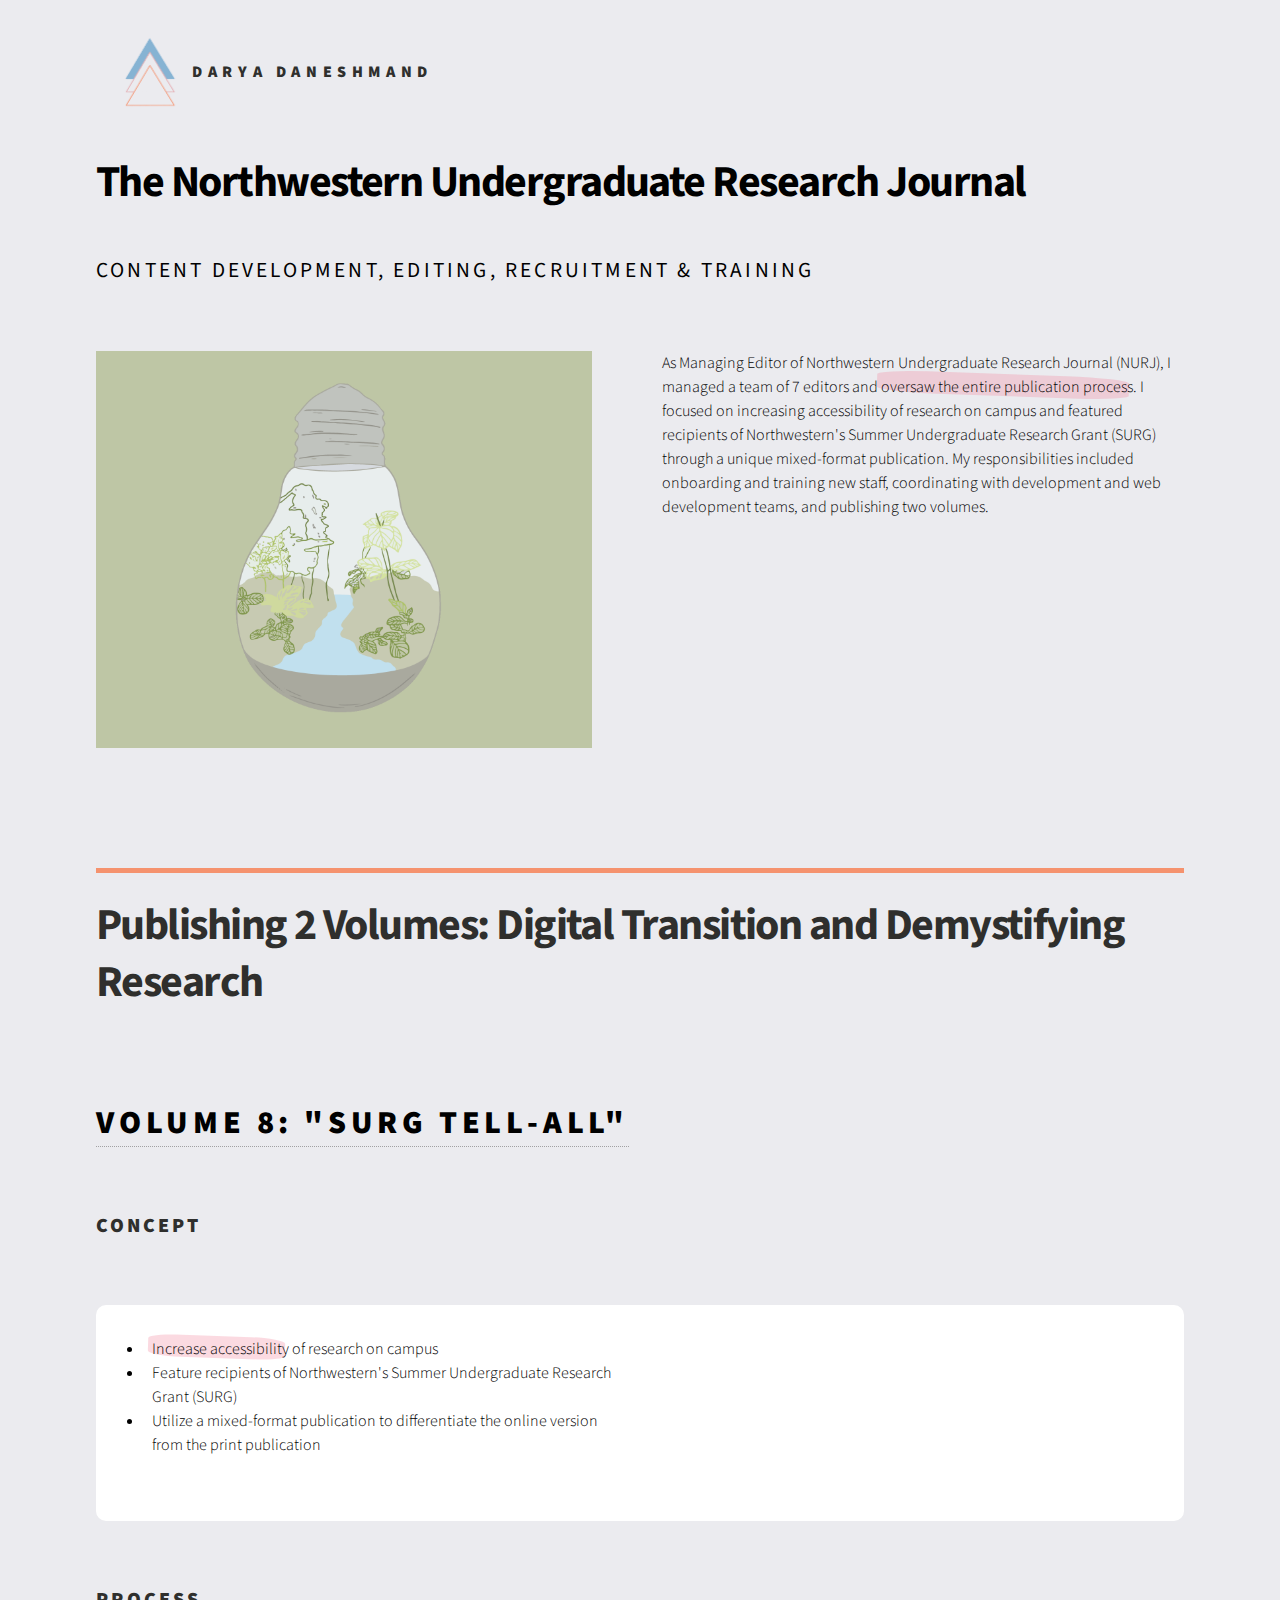
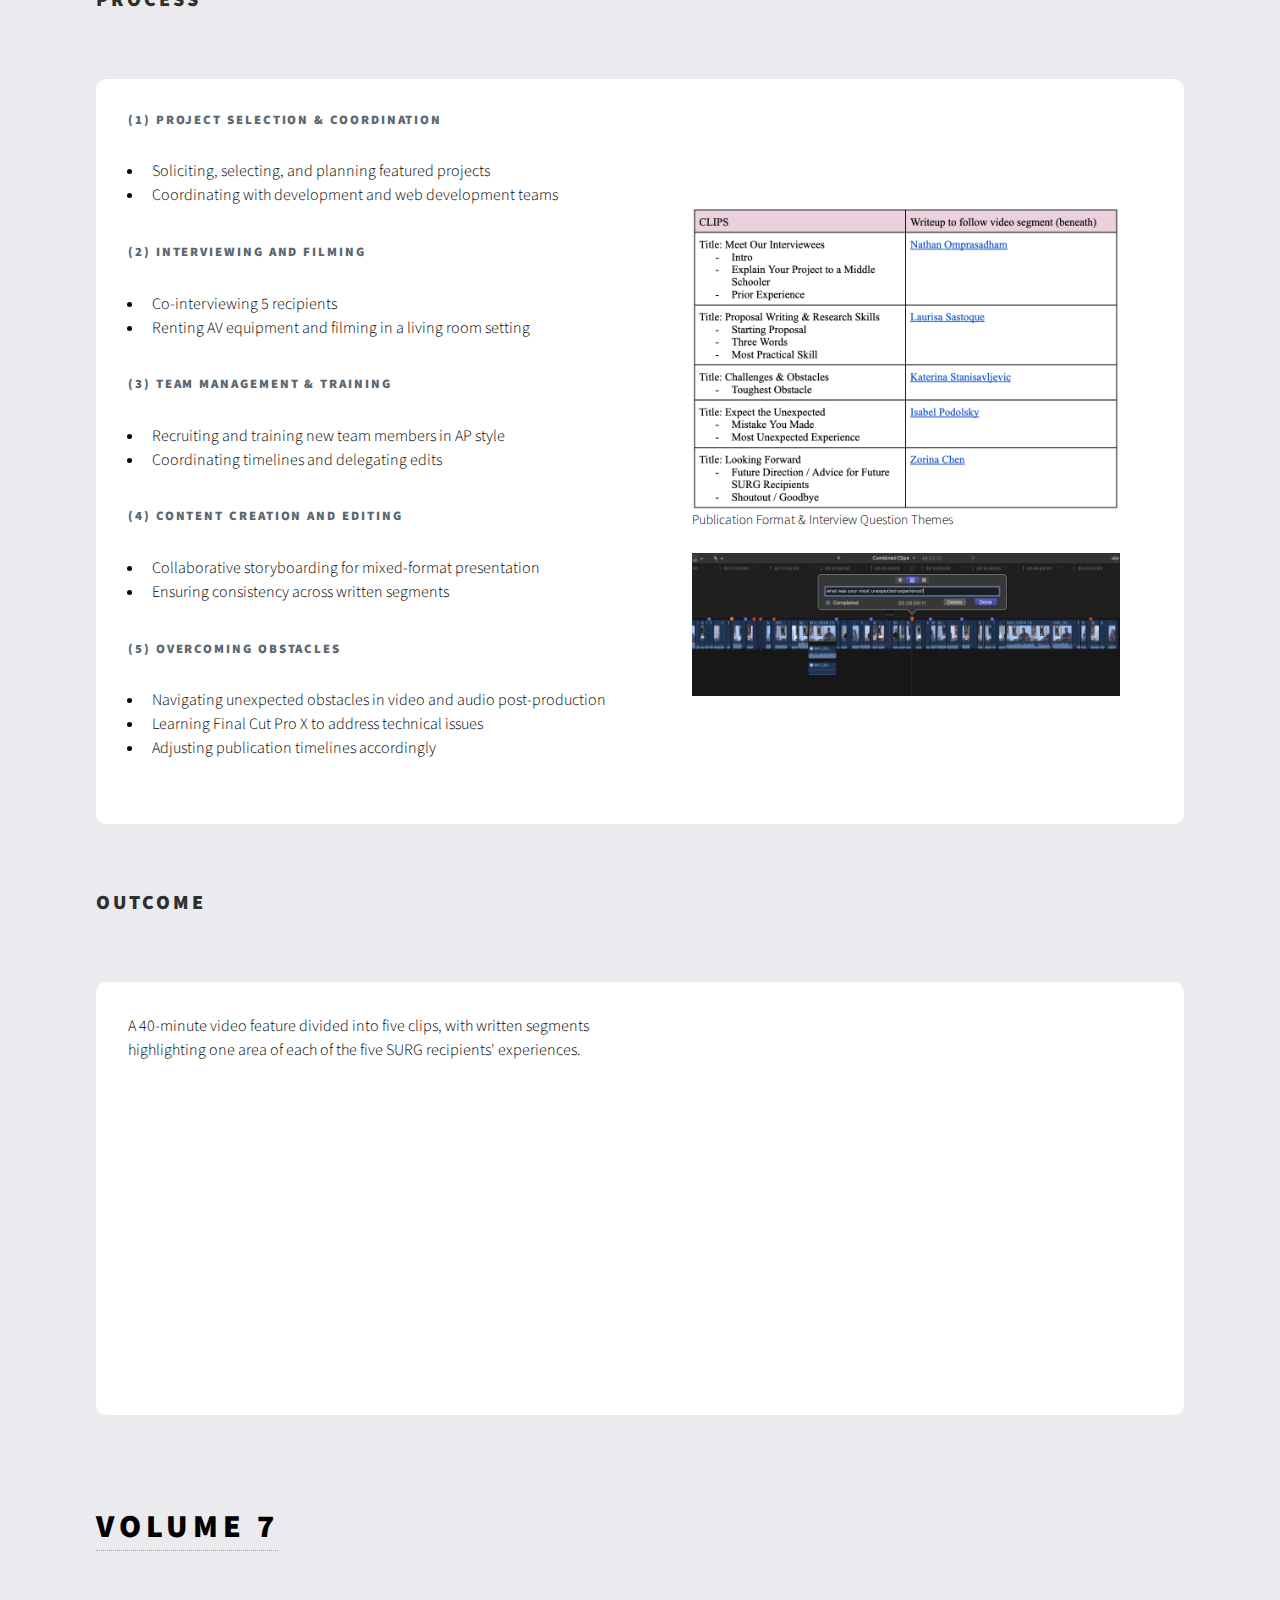
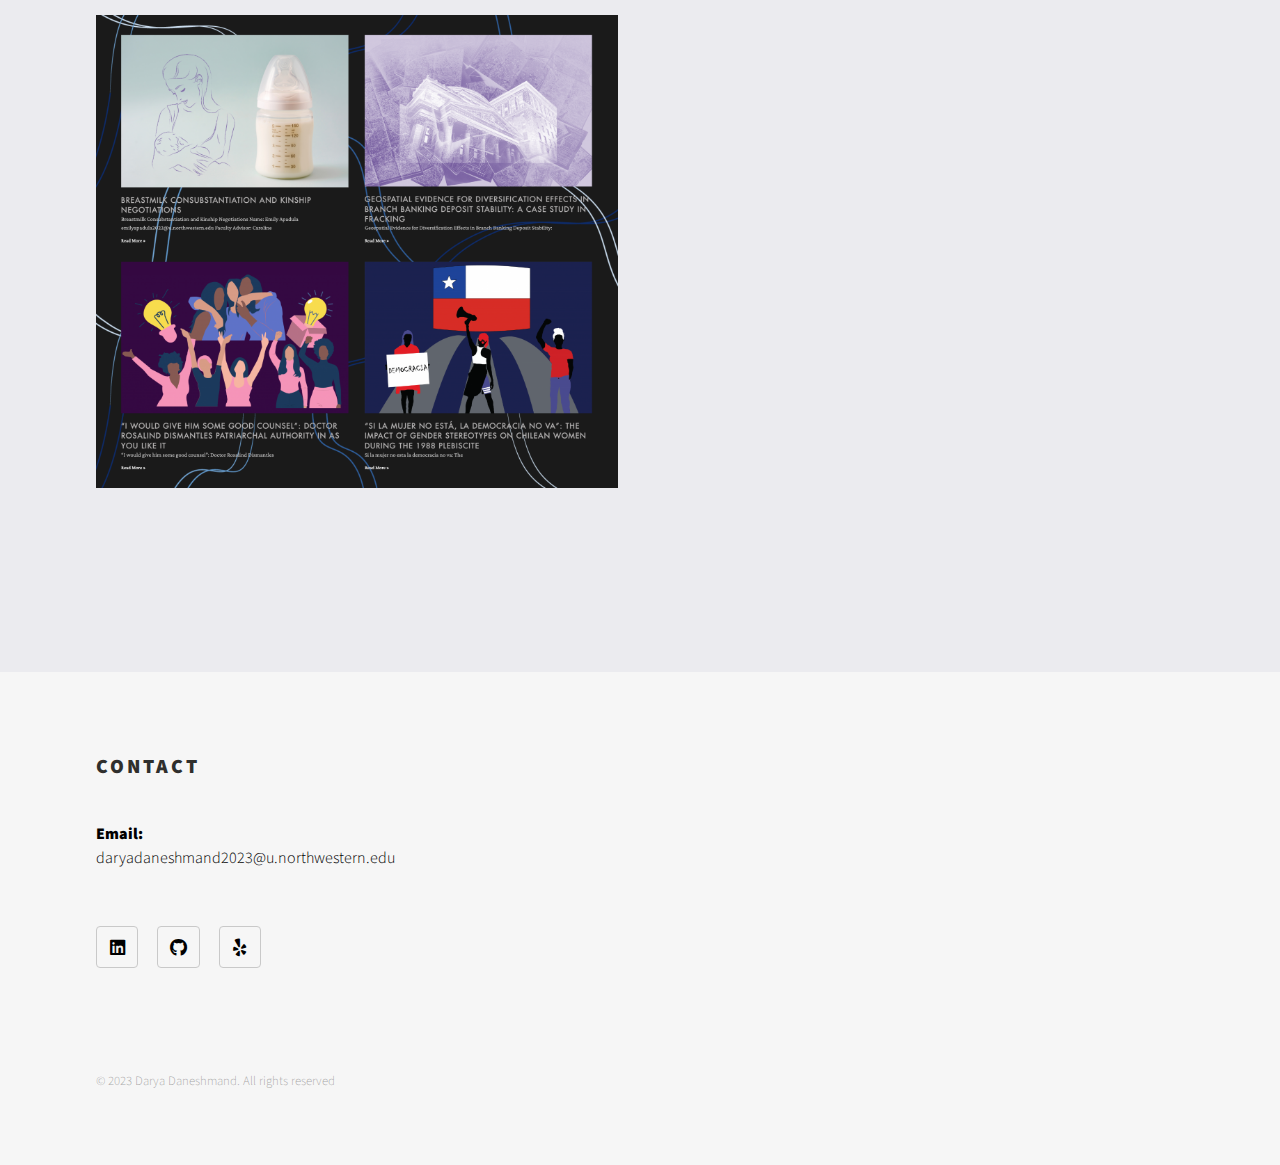
<file: nurj.html>
<!DOCTYPE HTML>
<!--
	Phantom by HTML5 UP
	html5up.net | @ajlkn
	Free for personal and commercial use under the CCA 3.0 license (html5up.net/license)
-->
<html lang="en">
	<head>
		<title>Generic - Phantom by HTML5 UP</title>
		<meta charset="utf-8" />
		<meta name="viewport" content="width=device-width, initial-scale=1" />
		<link rel="stylesheet" href="assets/css/main.css" />
		<noscript><link rel="stylesheet" href="assets/css/noscript.css" /></noscript>
	</head>
	<body class="is-preload">
		<!-- Wrapper -->
			<div id="wrapper">

				<!-- Header -->
					<header id="header">
						<div class="inner">

							<!-- Logo -->
								<a href="index.html" class="logo">
									<span class="symbol"><img src="images/logo.png" alt="logo" /></span><span class="title">Darya Daneshmand</span>
								</a>


						</div>
					</header>


				<!-- Main -->
					<div id="main">
						<div class="inner">
							<div>
								<h1>The Northwestern Undergraduate Research Journal</h1>
								<h3 class="concentrations">Content development, Editing, Recruitment & Training</h3>
							</div>
							
							<div id="bg2" class="bg">
								<div class="container">
									<section style="width:48%">
										<img id="nurj1" src="images/p2new-01.png" alt="NURJ light bulb illustration"/>
									</section> 
									<section style="width:48%">
										<p>
											As Managing Editor of Northwestern Undergraduate Research Journal (NURJ), I managed a team of 7 editors and <span class="highlight-container"><span class="highlight">oversaw the entire publication process</span></span>. I focused on increasing accessibility of research on campus and featured recipients of Northwestern's Summer Undergraduate Research Grant (SURG) through a unique mixed-format publication. My responsibilities included onboarding and training new staff, coordinating with development and web development teams, and publishing two volumes.
										</p>
										
									</section>
								</div>
								
							</div>


							<h1 class="sectiontitle">Publishing 2 Volumes: Digital Transition and Demystifying Research</h1>
							
							<!--Volume 8-->
														
							<h2><a href="https://thenurj.com/online-vol-8-surg-tell-all/">VOLUME 8: "SURG TELL-ALL"</a></h2>
							
							
							<div>
								<h3>Concept</h3>
								<div class="container-tile" style="width: 100%">
									<section style="width:48%">
										
										<ul>
											<li><span class="highlight-container"><span class="highlight">Increase accessibility</span></span> of research on campus</li>
											<li>Feature recipients of Northwestern's Summer Undergraduate Research Grant (SURG)</li>
											<li>Utilize a mixed-format publication to differentiate the online version from the print publication</li>
										</ul>
									</section>
									
								</div>
								<h3>Process</h3>
								<div style="width: 100%" class="container-tile">				
									<div class="container2-nomargin" style="width:48%">
										<h4>(1) Project selection & coordination</h4>
										<div>
											<section style="width: 100%">
												<ul>
													<li>Soliciting, selecting, and planning featured projects</li>
													<li>Coordinating with development and web development teams</li>
												</ul>
											</section>									
										</div>									
										<h4>(2) Interviewing and filming</h4>
										<div>
											<section style="width: 100%">
												<ul>
													<li>Co-interviewing 5 recipients</li>
													<li>Renting AV equipment and filming in a living room setting</li>
												</ul>
											</section>
										</div>										
										<h4>(3) Team management & training</h4>
										<div>
											<section style="width: 100%">
												<ul>
													<li>Recruiting and training new team members in AP style</li>
													<li>Coordinating timelines and delegating edits</li>
												</ul>
											</section>
										</div>
										<h4>(4) Content Creation and Editing</h4>										
										<div>
											<section style="width: 100%">
												<ul>
													<li>Collaborative storyboarding for mixed-format presentation</li>
													<li>Ensuring consistency across written segments</li>
												</ul>
										</div>
										<h4>(5) Overcoming obstacles</h4>
										<div>
										<section style="width: 100%">
											<ul>
												<li>Navigating unexpected obstacles in video and audio post-production</li>
												<li>Learning Final Cut Pro X to address technical issues</li>
												<li>Adjusting publication timelines accordingly</li>
											</ul>									
											</section>																		
										</div>	
									</div>
									<div style="width: 48%" class="container-tile2">
										<section style="width: 100%">
											<figure>
												<img style="width:100%" src="images/n_clip organization.png" alt="a six row table with two columns: (1) Clips and (2) Writeup to follow video segment ">
												<figcaption style="font-size: smaller">Publication Format & Interview Question Themes</figcaption>
											</figure>
										</section>
										<br>
										<section>
											<div>
												<img style="width: 100%" src="images/n1.jpg" alt="screenshot of editing process in Final Cut Pro X">
											</div>
										</section>
									
									</div>
									
									
								
									
									

								</div>

								
								<!--IMAGES-->
								

								<h3>Outcome</h3>
								<div style="width: 100%" class="container-tile">						
									<p style="width:48%">A 40-minute video feature divided into five clips, with written segments highlighting one area of each of the five SURG recipients' experiences. </p>
									<figure style="width:48%">
										<div style="padding:75% 0 0 0;position:relative;"><iframe src="https://player.vimeo.com/video/822389939?h=fed49fa5c3&amp;badge=0&amp;autopause=0&amp;player_id=0&amp;app_id=58479&autoplay=1&title=0&byline=0&portrait=0&muted=1" frameborder="0" allow="autoplay; fullscreen; picture-in-picture" allowfullscreen style="position:absolute;top:0;left:0;width:100%;height:100%;" title="n_SURGpreview"></iframe></div><script src="https://player.vimeo.com/api/player.js"></script>
									</figure>
								</div>
								  

								<!--
								<div>
								<iframe class="half2" id="eight" src="https://thenurj.com/online-vol-8-surg-tell-all/" title="Vol8"></iframe>
								</div>-->
							</div>

							<!--Volume 7-->
							<div>
								<br>
							<h2><a href="https://thenurj.com/online-vol-7/">VOLUME 7</a></h2>	
								<div class="container">	
									<section style="width:48%">
										<a href="https://thenurj.com/online-vol-7/"><img src="images/volume7.png" alt="screenshot of publication with four articles" style="width:100%"></a>
									</section>				
									
								</div>
								<div>
									<img>
								</div>
							</div>
							
						</div>
					</div>

				<!-- Footer -->
				<footer id="footer">
					<div class="inner">
						<section>
							<h3>Contact</h3>
							<p><b>Email:</b><br> daryadaneshmand2023@u.northwestern.edu</p><br>
							<ul class="icons">
								<li><a href="https://www.linkedin.com/in/darya-d/" class="icon brands style2 fa-linkedin"><span class="label">500px</span></a></li>									
								<li><a href="https://github.com/daryadaneshmand/" class="icon brands style2 fa-github"><span class="label">GitHub</span></a></li>
								<li><a href="https://www.yelp.com/user_details?userid=caKx2pVKEWwXAScDWda21Q&utm_source=ishare" class="icon brands style2 fa-yelp"><span class="label">500px</span></a></li>									

							</ul>
						</section>
						<ul class="copyright">
							<li>&copy; 2023 Darya Daneshmand. All rights reserved</li>
						</ul>
					</div>
				</footer>

			</div>

		<!-- Scripts -->
			<script src="assets/js/jquery.min.js"></script>
			<script src="assets/js/browser.min.js"></script>
			<script src="assets/js/breakpoints.min.js"></script>
			<script src="assets/js/util.js"></script>
			<script src="assets/js/main.js"></script>

	</body>
</html>
</file>
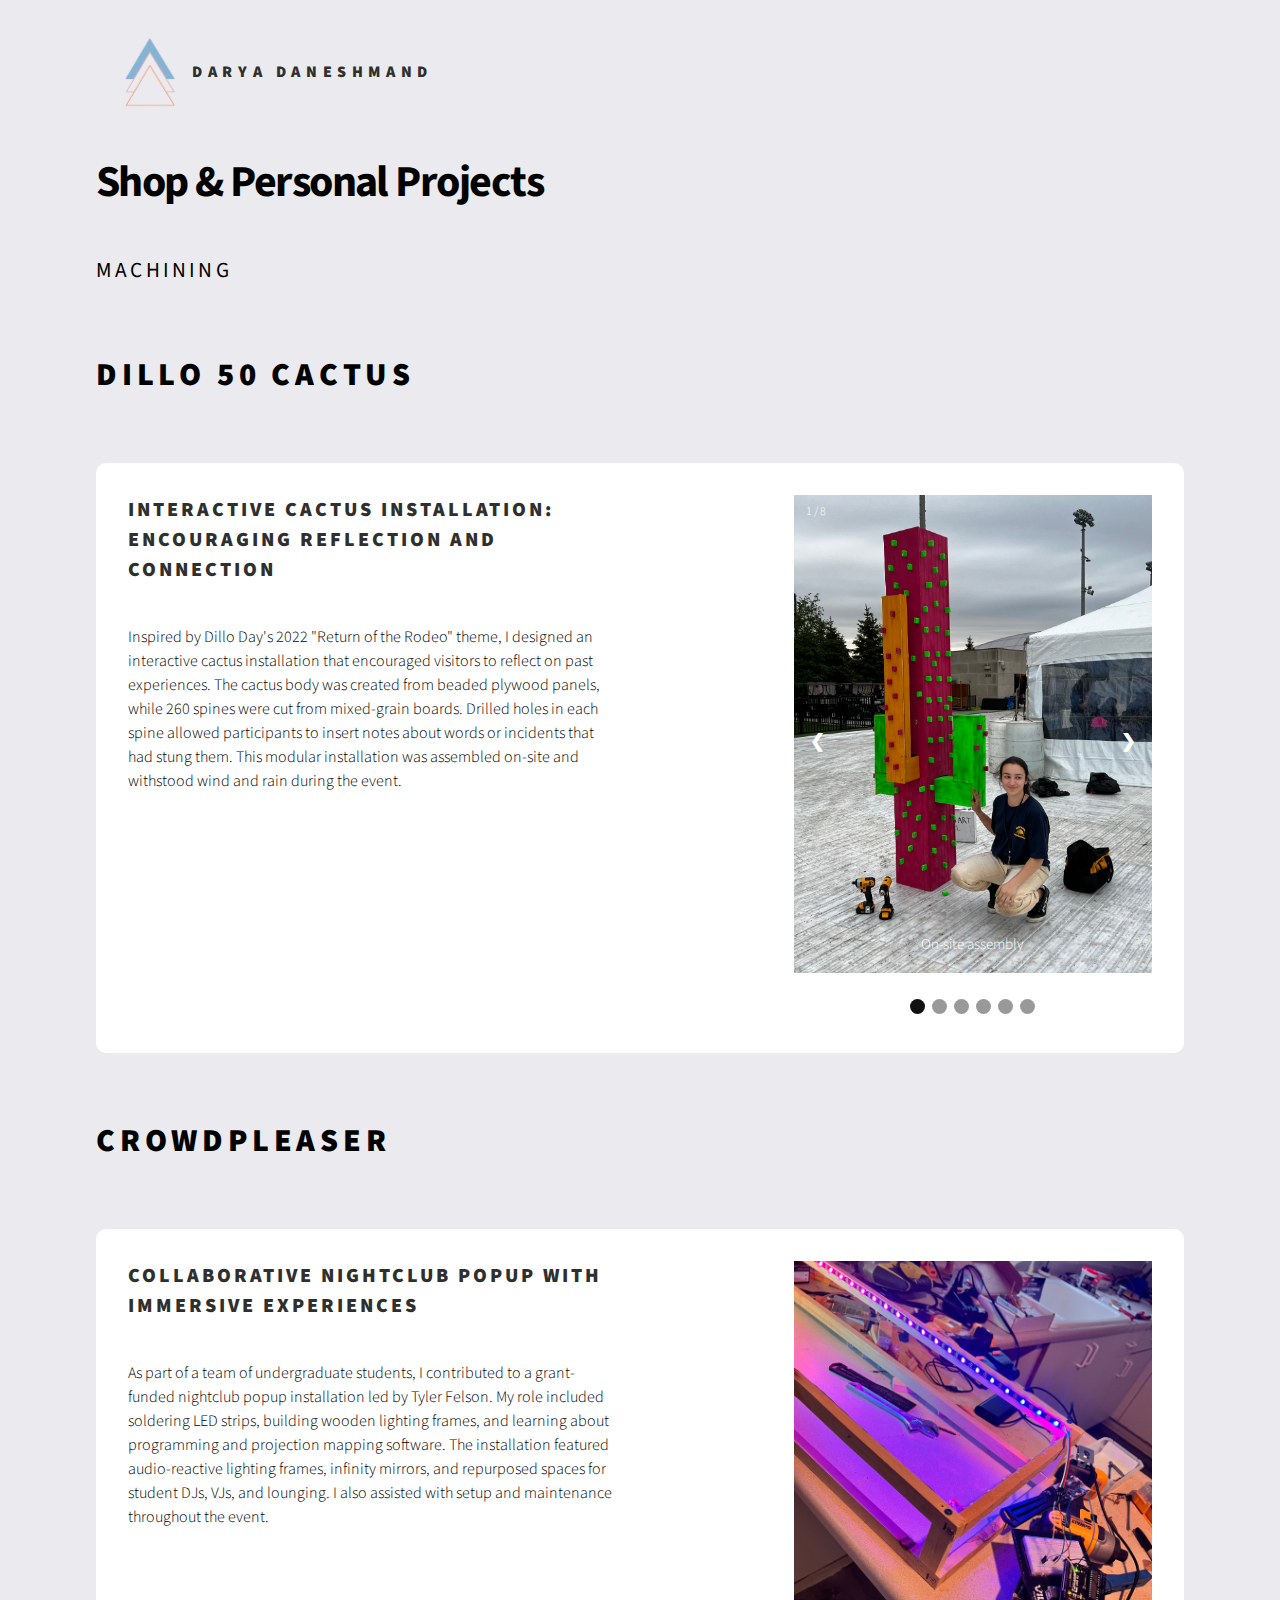
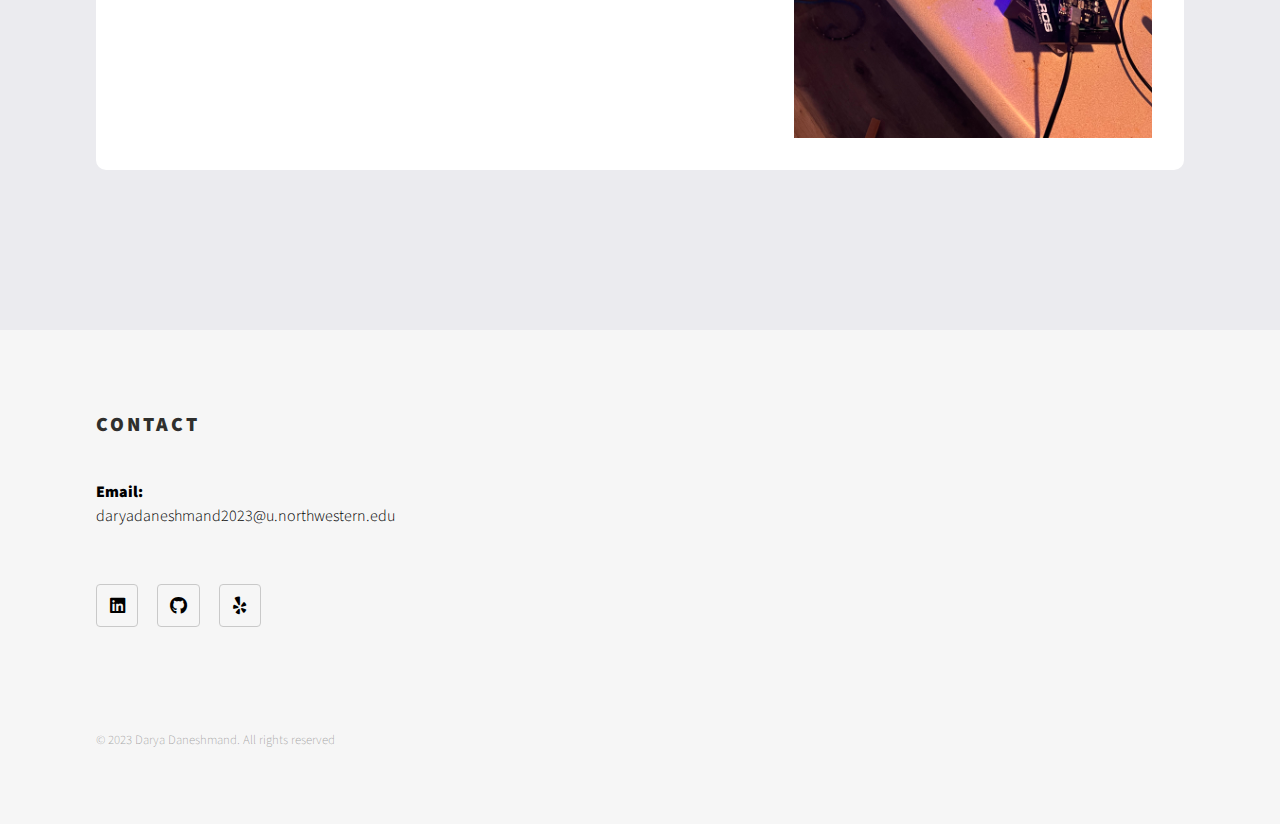
<file: ongoing.html>
<!DOCTYPE HTML>
<!--
	Darya Daneshmand
	html5up.net | @ajlkn
	Free for personal and commercial use under the CCA 3.0 license (html5up.net/license)
-->
<html lang="en">
	<head>
		<title>Darya Daneshmand</title>
		<meta charset="utf-8" />
		<meta name="viewport" content="width=device-width, initial-scale=1" />
		<link rel="stylesheet" href="assets/css/main.css" />
		<noscript><link rel="stylesheet" href="assets/css/noscript.css" /></noscript>
	</head>
	<body class="is-preload">
		<!-- Wrapper -->
			<div id="wrapper">

				<!-- Header -->
					<header id="header">
						<div class="inner">
							<!-- Logo -->
								<a href="index.html" class="logo">
									<span class="symbol"><img src="images/logo.png" alt="" /></span><span class="title">Darya Daneshmand</span>
								</a>
						</div>
					</header>


				<!-- Main -->
					<div id="main">
						<div class="inner">
							<div>
								<h1>Shop & Personal Projects</h1>
								<h3 class="concentrations" style="margin-bottom:3em;">Machining</h3>
							</div>
							

							<!--DILLO 50 CACTUS-->
							<div> <!--this is a div surrrounding all of the content from dillo through crowdpleaser-->
							<h2>DILLO 50 CACTUS</a></h2>
								<div class="container-tile">						
									<section style="width:48%">									
										
										<h3>Interactive Cactus Installation: Encouraging Reflection and Connection</h3>
										<p>
										Inspired by Dillo Day's 2022 "Return of the Rodeo" theme, I designed an interactive cactus installation that encouraged visitors to reflect on past experiences. The cactus body was created from beaded plywood panels, while 260 spines were cut from mixed-grain boards. Drilled holes in each spine allowed participants to insert notes about words or incidents that had stung them. This modular installation was assembled on-site and withstood wind and rain during the event.
										</p>
									</section>	
									<section style="width:35%">
										
										<figure>
											<div class="slideshow-container">
												<div class="mySlides fade">
												  <div class="numbertext">1 / 8</div>
												  <img src="images/cactus.jpg" style="width:100%" style="vertical-align:middle">
												  <div class="text">On-site assembly</div>
												</div>
												<div class="mySlides fade">
												  <div class="numbertext">2 / 8</div>
												  <img src="images/cactus_sketch.jpg" style="width:100%" style="vertical-align:middle">
												  <div class="text">Initial sketch</div>
												</div>
												<div class="mySlides fade">
													<div class="numbertext">3 / 8</div>
													<img src="images/cactus_bandsaw.jpg" style="width:100%" style="vertical-align:middle">
													<div class="text">Spines cut on the vertical band saw before being sanded and drilled.</div>
												</div>
												<div class="mySlides fade">
													<div class="numbertext">4 / 8</div>
													<img src="images/cactus_wood.jpg" style="width:100%" style="vertical-align:middle">
													<div class="text">Arms were fitted to their jigsawed inserts & heavier planks were placed directly beneath inserts for healthier weight distribution to
														allow placement of insertion points near the sculpture's center of gravity.
													</div>
												</div>
												<div class="mySlides fade">
													<div class="numbertext">5 / 8</div>
													<img src="images/cactus_wood2.jpg" style="width:100%" style="vertical-align:middle">
													<div class="text"></div>
												  </div>
												<div class="mySlides fade">
													<div class="numbertext">6 / 8</div>
													<img src="images/cactus_spray.jpg" style="width:100%" style="vertical-align:middle">
													<div class="text">Spray paint was applied in theme colors, with fluorescent coating placed on spines for nighttime visibility.</div>
												</div>
												<div class="mySlides fade">
													<div class="numbertext">7 / 8</div>
													<img src="images/cactus_assembly.jpg" style="width:100%" style="vertical-align:middle">
													<div class="text">Spines were applied using hot glue, as wood glue proved impractical.</div>
												</div>
												<div class="mySlides fade">
													<div class="numbertext">8 / 8</div>
													<img src="images/cactus_night.JPG" style="width:100%" style="vertical-align:middle">
													<div class="text">Spines fluoresce at night</div>
												  </div>

												<span class="prev" onclick="plusSlides(-1)">&#10094;</span>
												<span class="next" onclick="plusSlides(1)">&#10095;</span>
												<!--

												<a class="prev" onclick="plusSlides(-1)">&#10094;</a>
												<a class="next" onclick="plusSlides(1)">&#10095;</a>
												-->
											  </div>

											  <br>
											<div style="text-align:center">
												<span class="dot" onclick="currentSlide(1)"></span>
												<span class="dot" onclick="currentSlide(2)"></span>
												<span class="dot" onclick="currentSlide(3)"></span>
												<span class="dot" onclick="currentSlide(4)"></span>
												<span class="dot" onclick="currentSlide(5)"></span>
												<span class="dot" onclick="currentSlide(6)"></span>
											</div>
										</figure>
										
										
									</section>
								</div>
						
							<!--CROWDPLEASER-->
							
							<h2>CROWDPLEASER</a></h2>
								<div class="container-tile">
									<section style="width:48%">
										<h3>Collaborative Nightclub Popup with Immersive Experiences
										</h3>
										<p>
											As part of a team of undergraduate students, I contributed to a grant-funded nightclub popup installation led by Tyler Felson. My role included soldering LED strips, building wooden lighting frames, and learning about programming and projection mapping software. The installation featured audio-reactive lighting frames, infinity mirrors, and repurposed spaces for student DJs, VJs, and lounging. I also assisted with setup and maintenance throughout the event.
										</p>
									</section>
									<section style="width:35%">
										<figure>
											<div>
												<img src="images/crowd.jpg" style="width:100%">
											</div>

										</figure>
										<!--
										<figure>
											<div class="slideshow-container">
												<div class="mySlides fade">
													<div class="numbertext">7 / 10</div>
													<img src="images/crowd.jpg" style="width:100%" style="vertical-align:middle">
													<div class="text"></div>
												</div>
												<div class="mySlides fade">
													<div class="numbertext">8 / 10</div>
													<img src="images/crowd2.jpg" style="width:100%" style="vertical-align:middle">
													<div class="text"></div>
												</div>
												<div class="mySlides fade">
													<div class="numbertext">9 / 10</div>
													<img src="images/crowd4.jpg" style="width:100%" style="vertical-align:middle">
													<div class="text"></div>
												</div>
												<div class="mySlides fade">
													<div class="numbertext">10 / 10</div>
													<video src="images/crowd3.mp4" type="video/mp4" style="width:100%" style="vertical-align:middle" autoplay loop muted>
													<div class="text"></div>
												  </div>
												<a class="prev" onclick="plusSlides(-1)">&#10094;</a>
												<a class="next" onclick="plusSlides(1)">&#10095;</a>
											  </div>

											  <br>
											<div style="text-align:center">
												<span class="dot" onclick="currentSlide(7)"></span>
												<span class="dot" onclick="currentSlide(8)"></span>
												<span class="dot" onclick="currentSlide(9)"></span>
												<span class="dot" onclick="currentSlide(10)"></span>
											
											</div>
										</figure>
										-->
									</section>
								</div>
							</div> <!--end of the dillo + crowdpleaser content div-->

								  	  

						</div>
									
								
						
						
				

					</div>
					

				


				<!-- Footer -->
				<footer id="footer">
					<div class="inner">
						<section>
							<h3>Contact</h3>
							<p><b>Email:</b><br> daryadaneshmand2023@u.northwestern.edu</p><br>
							<ul class="icons">
								<li><a href="https://www.linkedin.com/in/darya-d/" class="icon brands style2 fa-linkedin"><span class="label">500px</span></a></li>									
								<li><a href="https://github.com/daryadaneshmand/" class="icon brands style2 fa-github"><span class="label">GitHub</span></a></li>
								<li><a href="https://www.yelp.com/user_details?userid=caKx2pVKEWwXAScDWda21Q&utm_source=ishare" class="icon brands style2 fa-yelp"><span class="label">500px</span></a></li>									

							</ul>
						</section>
						<ul class="copyright">
							<li>&copy; 2023 Darya Daneshmand. All rights reserved</li>
						</ul>
					</div>
				</footer>

			</div>
		

		<!-- Scripts -->
			<script src="assets/js/jquery.min.js"></script>
			<script src="assets/js/browser.min.js"></script>
			<script src="assets/js/breakpoints.min.js"></script>
			<script src="assets/js/util.js"></script>
			<script src="assets/js/main.js"></script>

	</body>
</html>
</file>
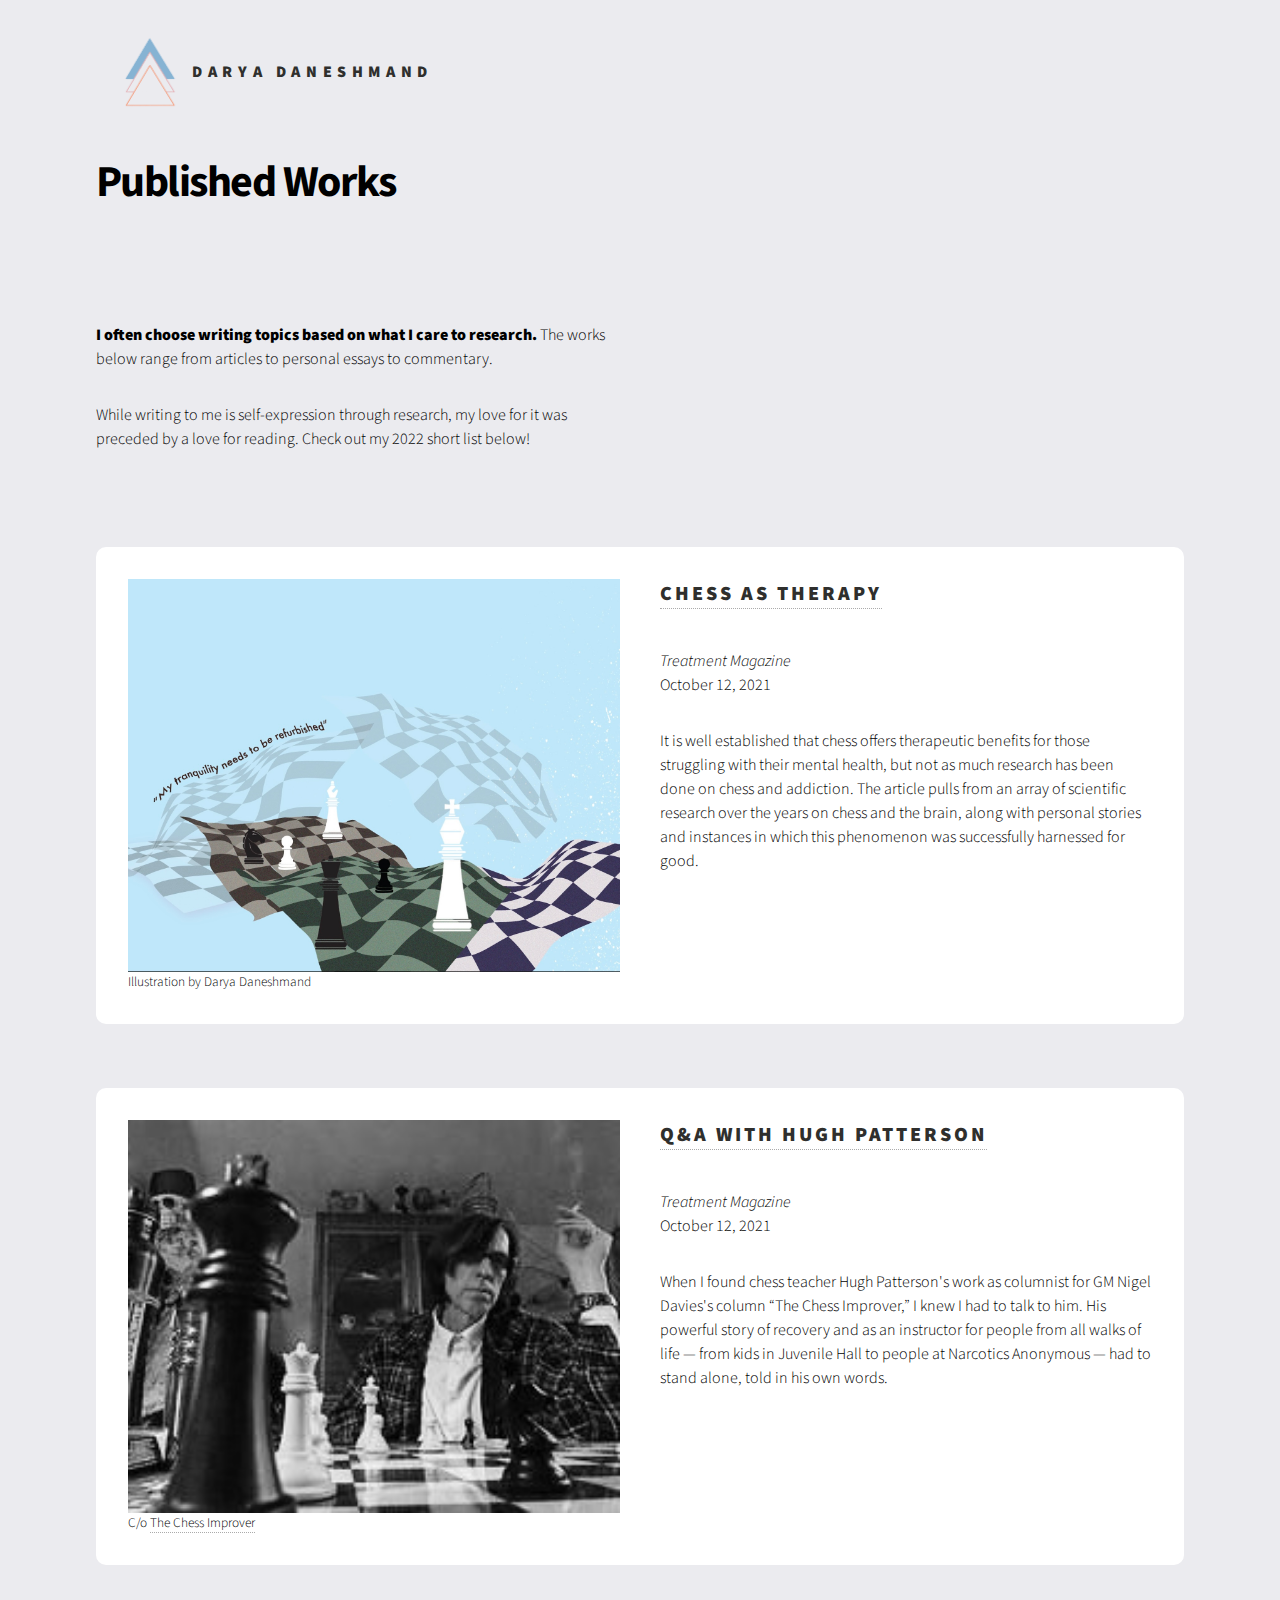
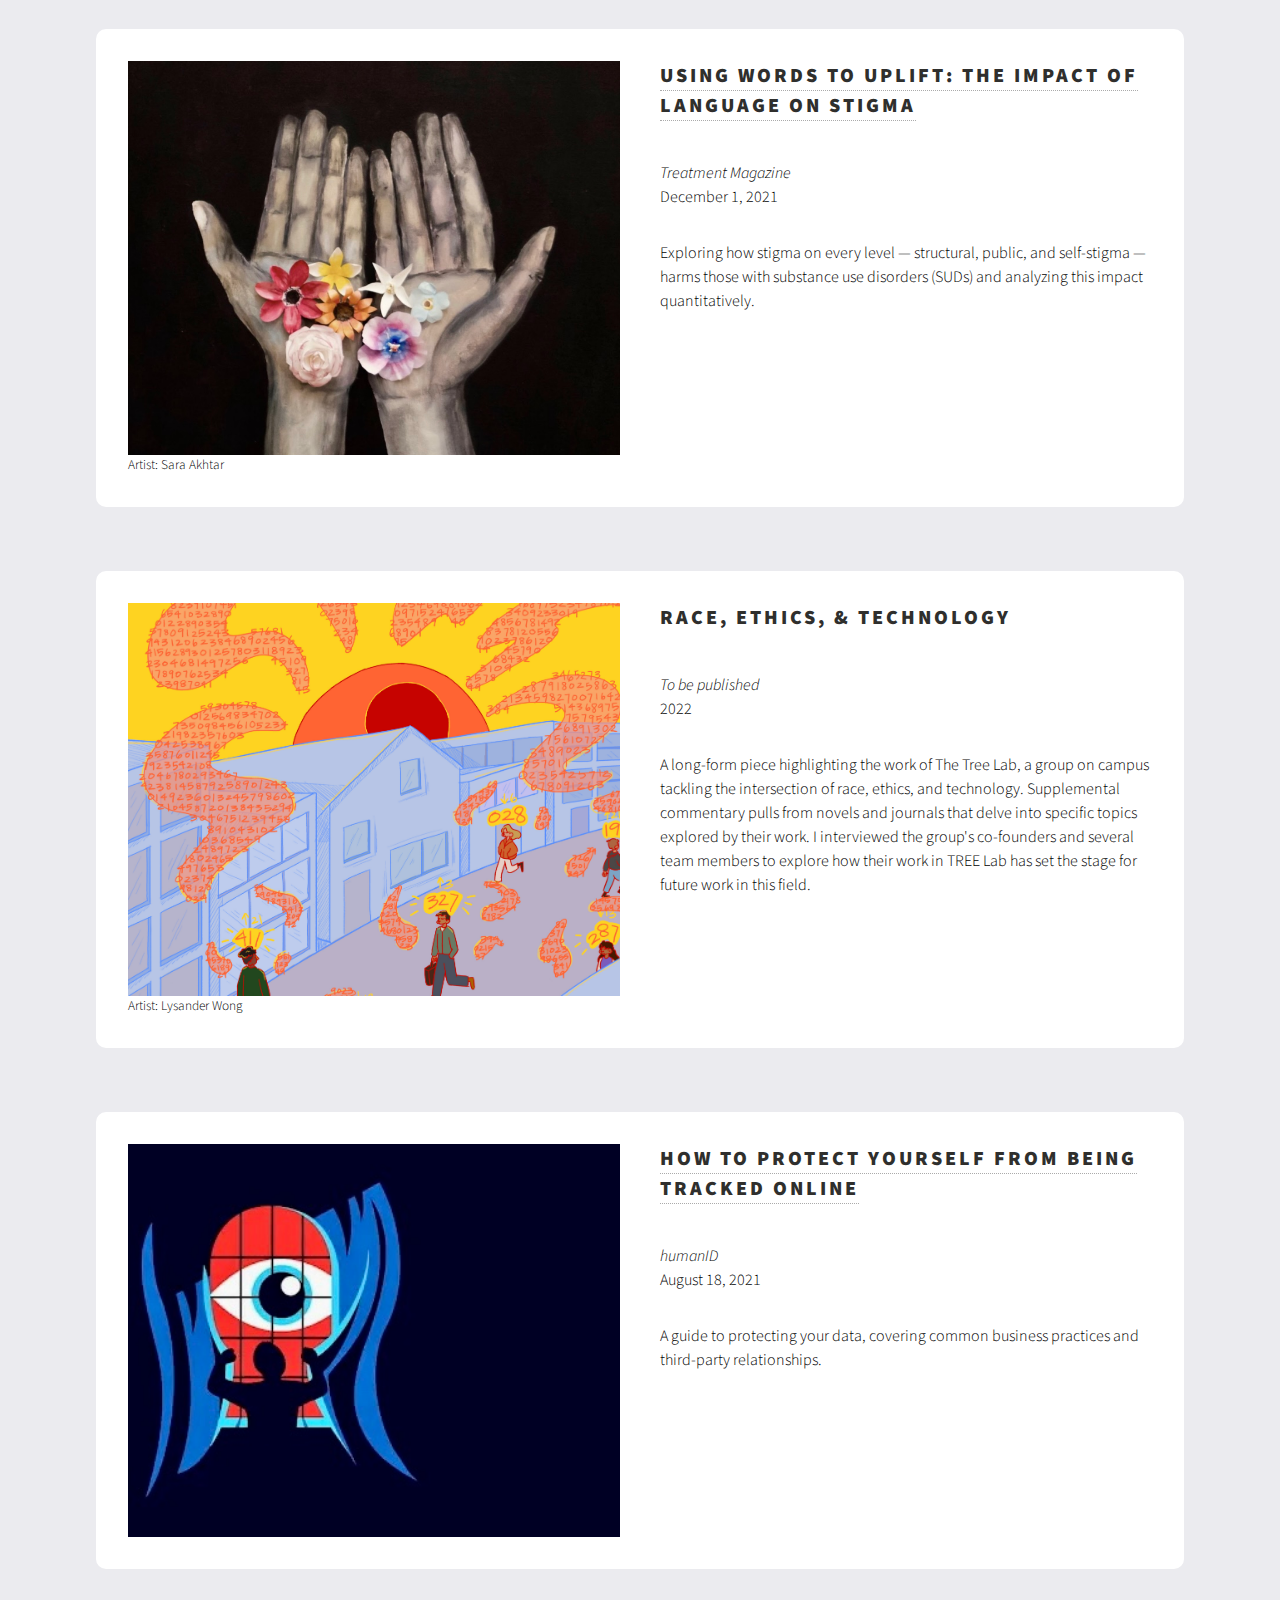
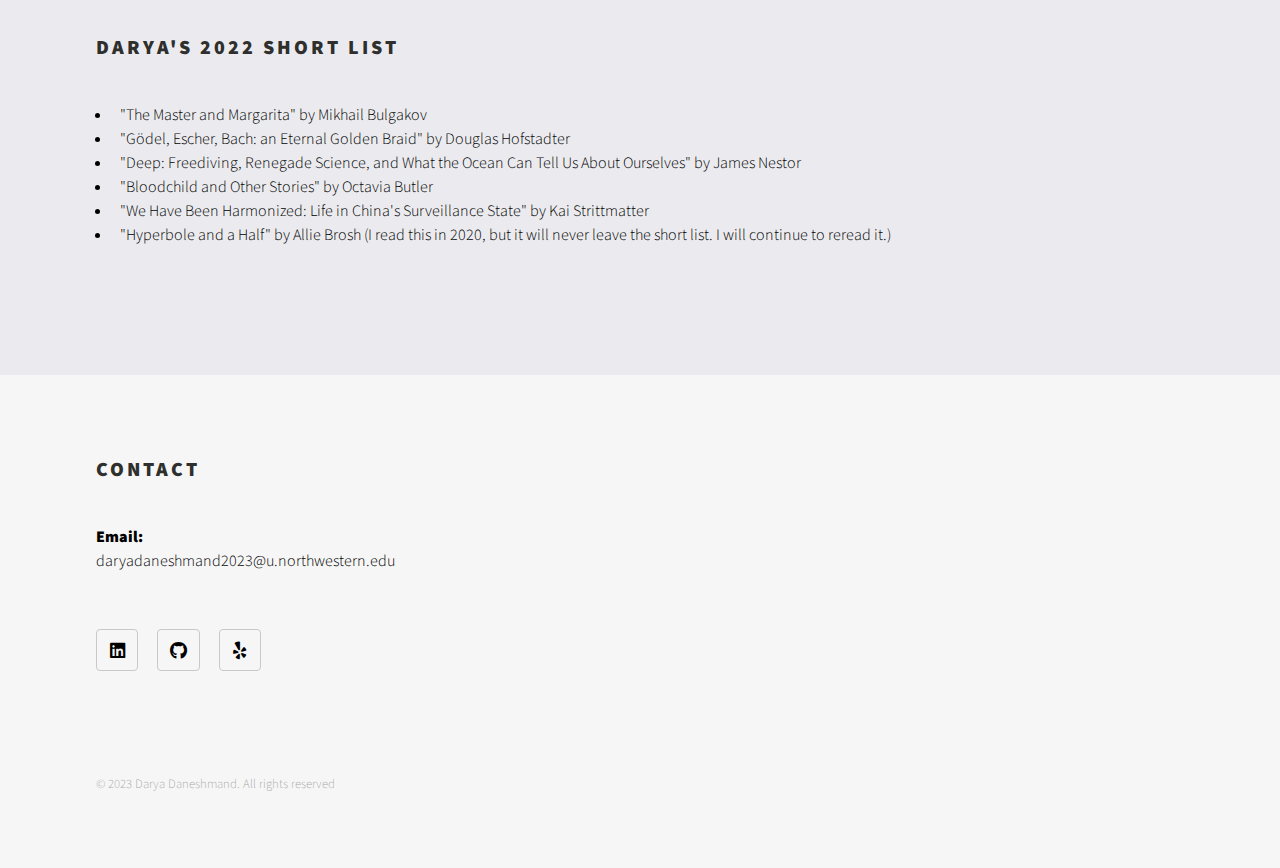
<file: published.html>
<!DOCTYPE HTML>
<!--
	Phantom by HTML5 UP
	html5up.net | @ajlkn
	Free for personal and commercial use under the CCA 3.0 license (html5up.net/license)
-->
<html lang="en">
	<head>
		<title>Generic - Phantom by HTML5 UP</title>
		<meta charset="utf-8" />
		<meta name="viewport" content="width=device-width, initial-scale=1" />
		<link rel="stylesheet" href="assets/css/main.css" />
		<noscript><link rel="stylesheet" href="assets/css/noscript.css" /></noscript>
	</head>
	<body class="is-preload">
		<!-- Wrapper -->
			<div id="wrapper">

				<!-- Header -->
					<header id="header">
						<div class="inner">

							<!-- Logo -->
								<a href="index.html" class="logo">
									<span class="symbol"><img src="images/logo.png" alt="" /></span><span class="title">Darya Daneshmand</span>
								</a>
						</div>
					</header>


				<!-- Main -->
					<div id="main">
						<div class="inner">
							<h1>Published Works</h1>
								<h1 class="sectiontitle"></h1>
							<div class="container">
								 

								<section style="width:48%">
									<br><p><b>I often choose writing topics based on what I care to research.</b> The works below range from articles to personal essays to commentary. </p>
									<p>While writing to me is self-expression through research, my love for it was preceded by a love for reading. Check out my 2022 short list below!
									</p>
								</section>

							</div>
							<!-- <h1 class="sectiontitle">Works</h1> -->

						<!--CHESS ARTICLE-->

						<div class="container-tile">				
							<section style="width:48%">
								<figure>
									<img style="width: 100%" src="images/works1.jpg"alt="Chess as Therapy">
									<figcaption>Illustration by Darya Daneshmand</figcaption>
								</figure>
								
							</section>
							<section style="width:48%">
								<h3><a href="https://treatmentmagazine.com/chess-as-therapy/">CHESS AS THERAPY</a></h3>
								<p><em>Treatment Magazine</em><br>October 12, 2021</p>
								<p id="chessdescription">It is well
								established that chess offers therapeutic benefits
								for those struggling with their mental health, but not
								as much research has been done on chess and addiction.
								
								The article pulls from an array of scientific research 
								over the years on chess and the brain, along with
								personal stories and instances in which this phenomenon
								was successfully harnessed for good. </p>
							</section>
						</div>

						<!-- Q & A -->
							
						<div class="container-tile">
							
							<section style="width:48%">
								<figure>
									<img style="width:100%" src="images/works2.jpg"alt="">
									<figcaption>C/o <a href="https://chessimprover.com/hugh-patterson/">The Chess Improver</a></figcaption>
								</figure>
								
							</section>
							<section style="width:48%">
								<h3><a href="https://treatmentmagazine.com/its-like-a-tether-to-reality/">Q&A WITH HUGH PATTERSON</a></h3>
								<p><em>Treatment Magazine</em><br>October 12, 2021</p>
								<p id="qadescription">When I found chess teacher Hugh Patterson's work as 
								columnist for GM Nigel Davies's column “The Chess 
								Improver,” I knew I had to talk to him.
								
								His powerful story of recovery and
								as an instructor for people from all walks of life — from
								kids in Juvenile Hall to people at Narcotics Anonymous — had to stand alone, told in his own words.</p>
							</section>
						</div>
						<div class="container-tile">
							<section style="width:48%">
								<figure>
									<img style="width:100%" src="images/works4.jpg" alt="">
									<figcaption>Artist: Sara Akhtar</figcaption>
								</figure>
							</section>
							<section style="width:48%">
								<h3><a href="https://treatmentmagazine.com/using-words-to-uplift-the-impact-of-language-on-stigma/">USING WORDS TO UPLIFT: THE IMPACT OF LANGUAGE ON STIGMA</a></h3>
								<p><em>Treatment Magazine</em><br>December 1, 2021</p>
								<p>Exploring how stigma on every level — structural, public, and self-stigma — harms those with substance use disorders (SUDs) and analyzing
									this impact quantitatively. </p>
								
							</section>
						</div>

						<div class="container-tile">
							<section style="width:48%">
								<figure>
									<img style="width:100%" src="images/works3.jpg"alt="">
									<figcaption>Artist: Lysander Wong</figcaption>
								</figure>
								
							</section>
							<section style="width:48%">
								<h3>RACE, ETHICS, & TECHNOLOGY</h3>
								<p><em>To be published</em><br> 2022</p>
								<p> A long-form piece highlighting the work of The Tree Lab,
									a group on campus tackling the intersection of race, ethics, and technology.
									
									Supplemental commentary pulls from novels and journals that delve into specific topics explored
									by their work. I interviewed the group's co-founders and several team members
									to explore how their work in TREE Lab has set the stage for future work in this field.

								</p>
									
							</section>
						</div>

						

						<div class="container-tile">
							<section style="width:48%">
								<img style="width:100%" src="images/works5.jpg">
							</section>
							<section style="width:48%">
								<h3><a href="https://human-id.org/blog/how-to-protect-yourself-from-being-tracked-online/">HOW TO PROTECT YOURSELF FROM BEING TRACKED ONLINE</a></h3>
								<p><em>humanID</em><br>August 18, 2021</p>
								<p>A guide to protecting your data, covering common business practices and third-party relationships. </p>
							</section>
						</div>
							
						</section>


						<section>
							<h3>Darya's 2022 Short List</h3>
							<ul>
								<li>"The Master and Margarita" by Mikhail Bulgakov</li>
								<li>"Gödel, Escher, Bach: an Eternal Golden Braid" by Douglas Hofstadter</li>
								<li>"Deep: Freediving, Renegade Science, and What the Ocean Can Tell Us About Ourselves" by James Nestor</li>
								<li>"Bloodchild and Other Stories" by Octavia Butler</li>
								<li>"We Have Been Harmonized: Life in China's Surveillance State" by Kai Strittmatter</li>
								<li>"Hyperbole and a Half" by Allie Brosh (I read this in 2020, but it will never leave the short list. I will continue to reread it.)</li>
							</ul>
						</section>
					
						
							

							
							
						</div>
					</div>

				<!-- Footer -->
				<footer id="footer">
					<div class="inner">
						<section>
							<h3>Contact</h3>
							<p><b>Email:</b><br> daryadaneshmand2023@u.northwestern.edu</p><br>
							<ul class="icons">
								<li><a href="https://www.linkedin.com/in/darya-d/" class="icon brands style2 fa-linkedin"><span class="label">500px</span></a></li>									
								<li><a href="https://github.com/daryadaneshmand/" class="icon brands style2 fa-github"><span class="label">GitHub</span></a></li>
								<li><a href="https://www.yelp.com/user_details?userid=caKx2pVKEWwXAScDWda21Q&utm_source=ishare" class="icon brands style2 fa-yelp"><span class="label">500px</span></a></li>									

							</ul>
						</section>
						<ul class="copyright">
							<li>&copy; 2023 Darya Daneshmand. All rights reserved</li>
						</ul>
					</div>
				</footer>

			</div>

		<!-- Scripts -->
			<script src="assets/js/jquery.min.js"></script>
			<script src="assets/js/browser.min.js"></script>
			<script src="assets/js/breakpoints.min.js"></script>
			<script src="assets/js/util.js"></script>
			<script src="assets/js/main.js"></script>

	</body>
</html>




<!--To Do:
1. image captions & credit
2. improve descriptions - more concise & professional
3. Fix images to resize the same way.

-->
</file>
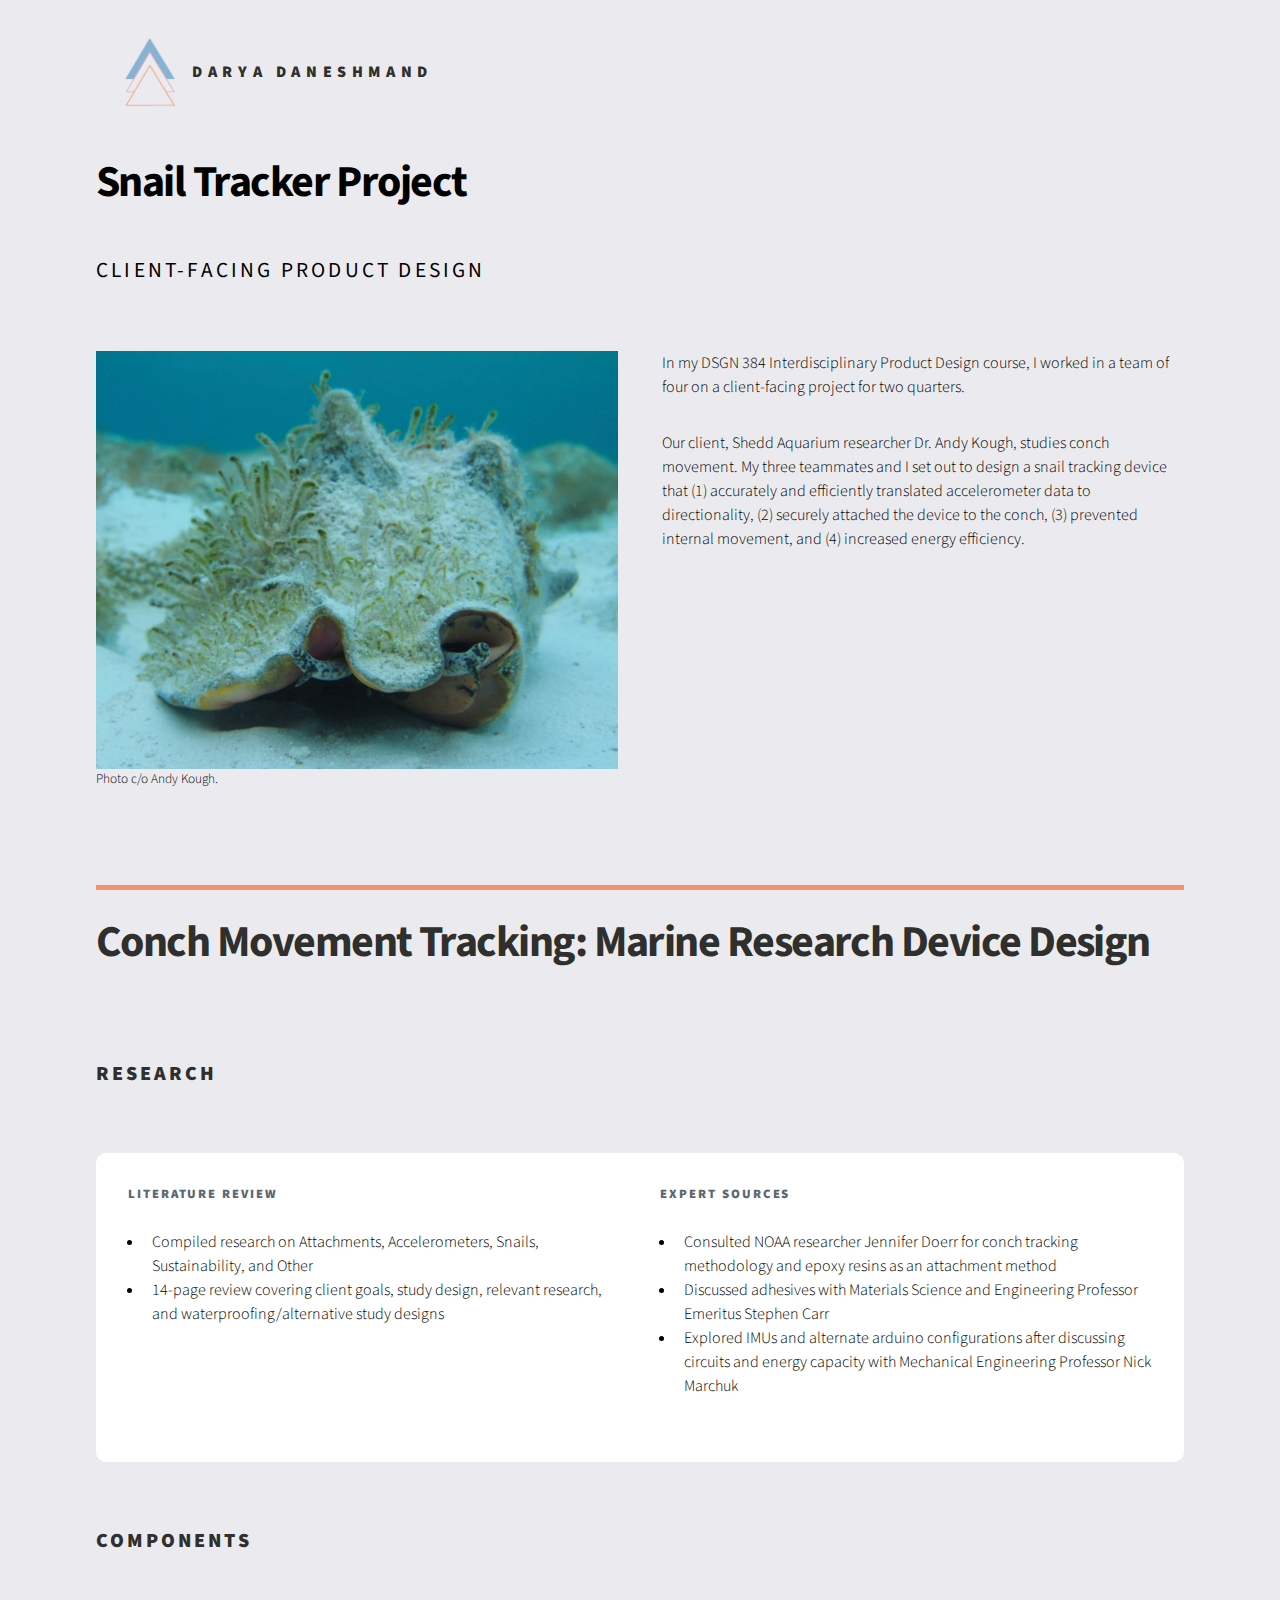
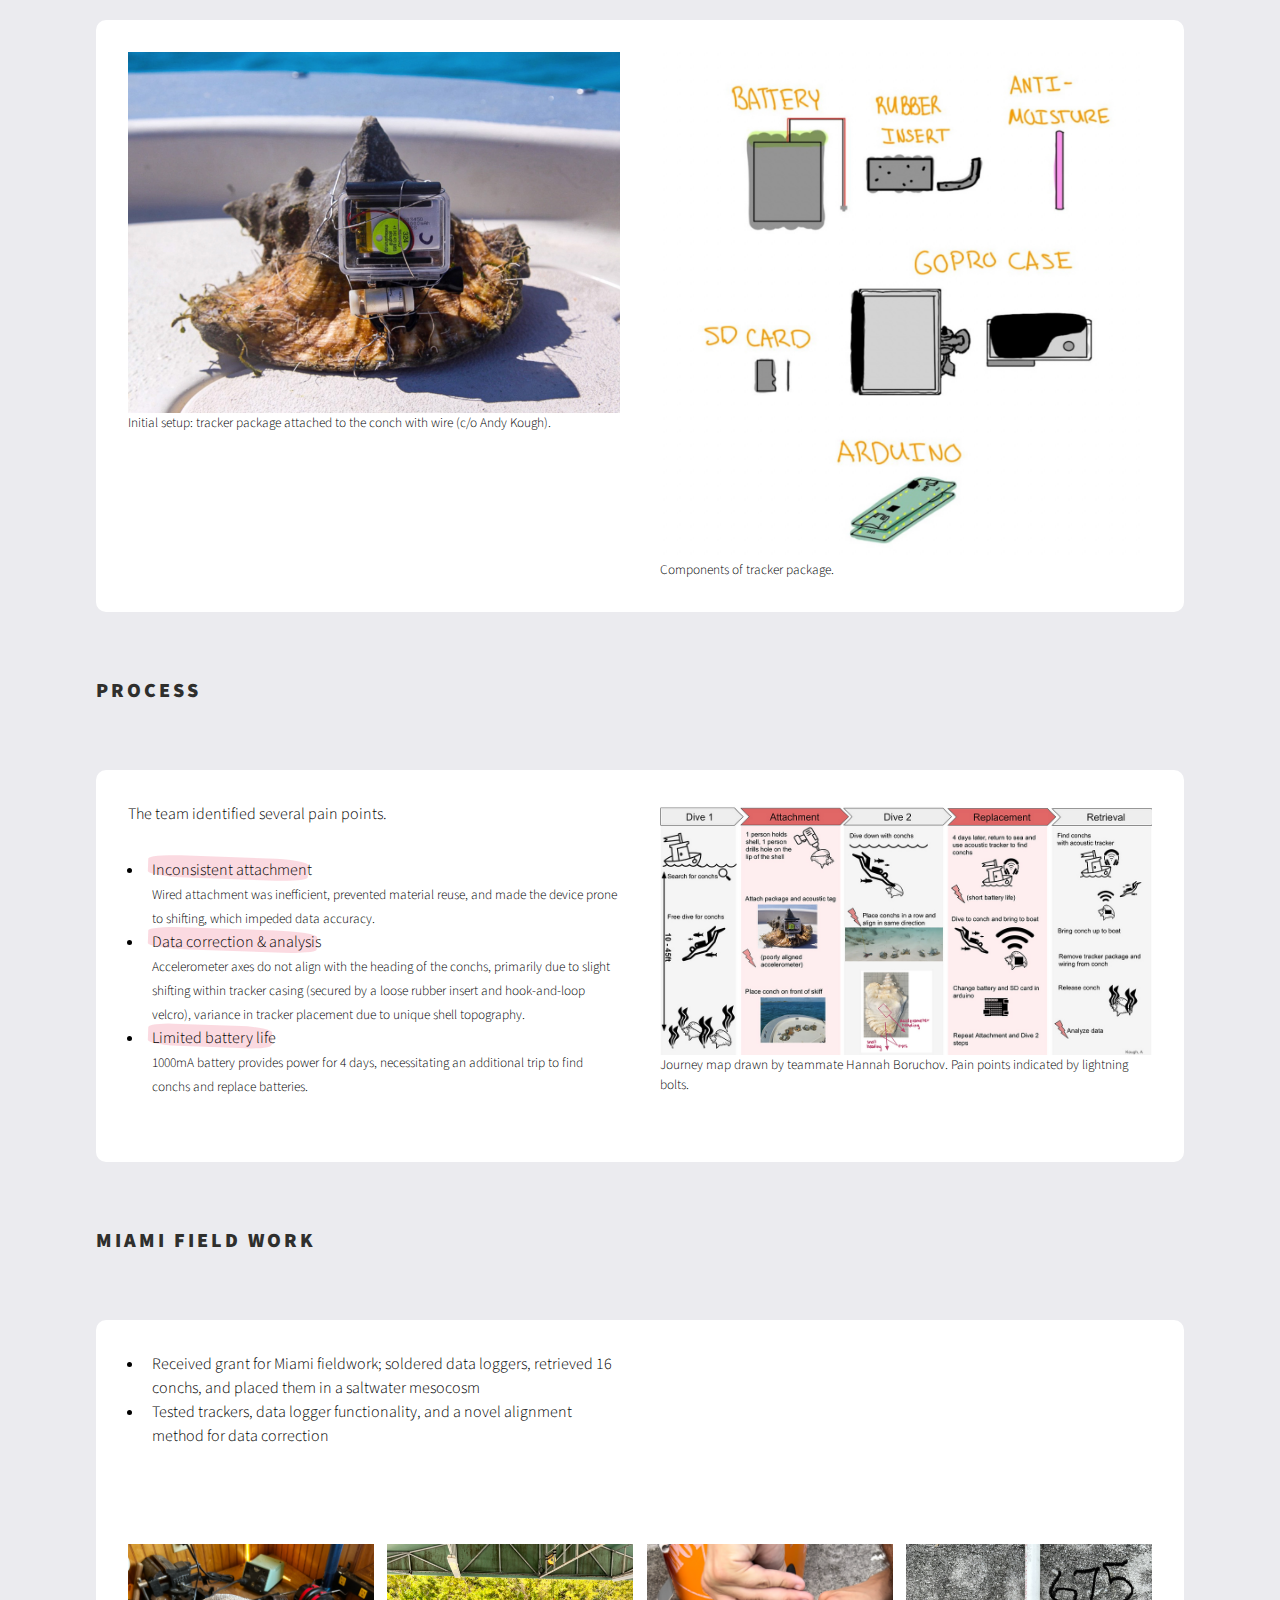
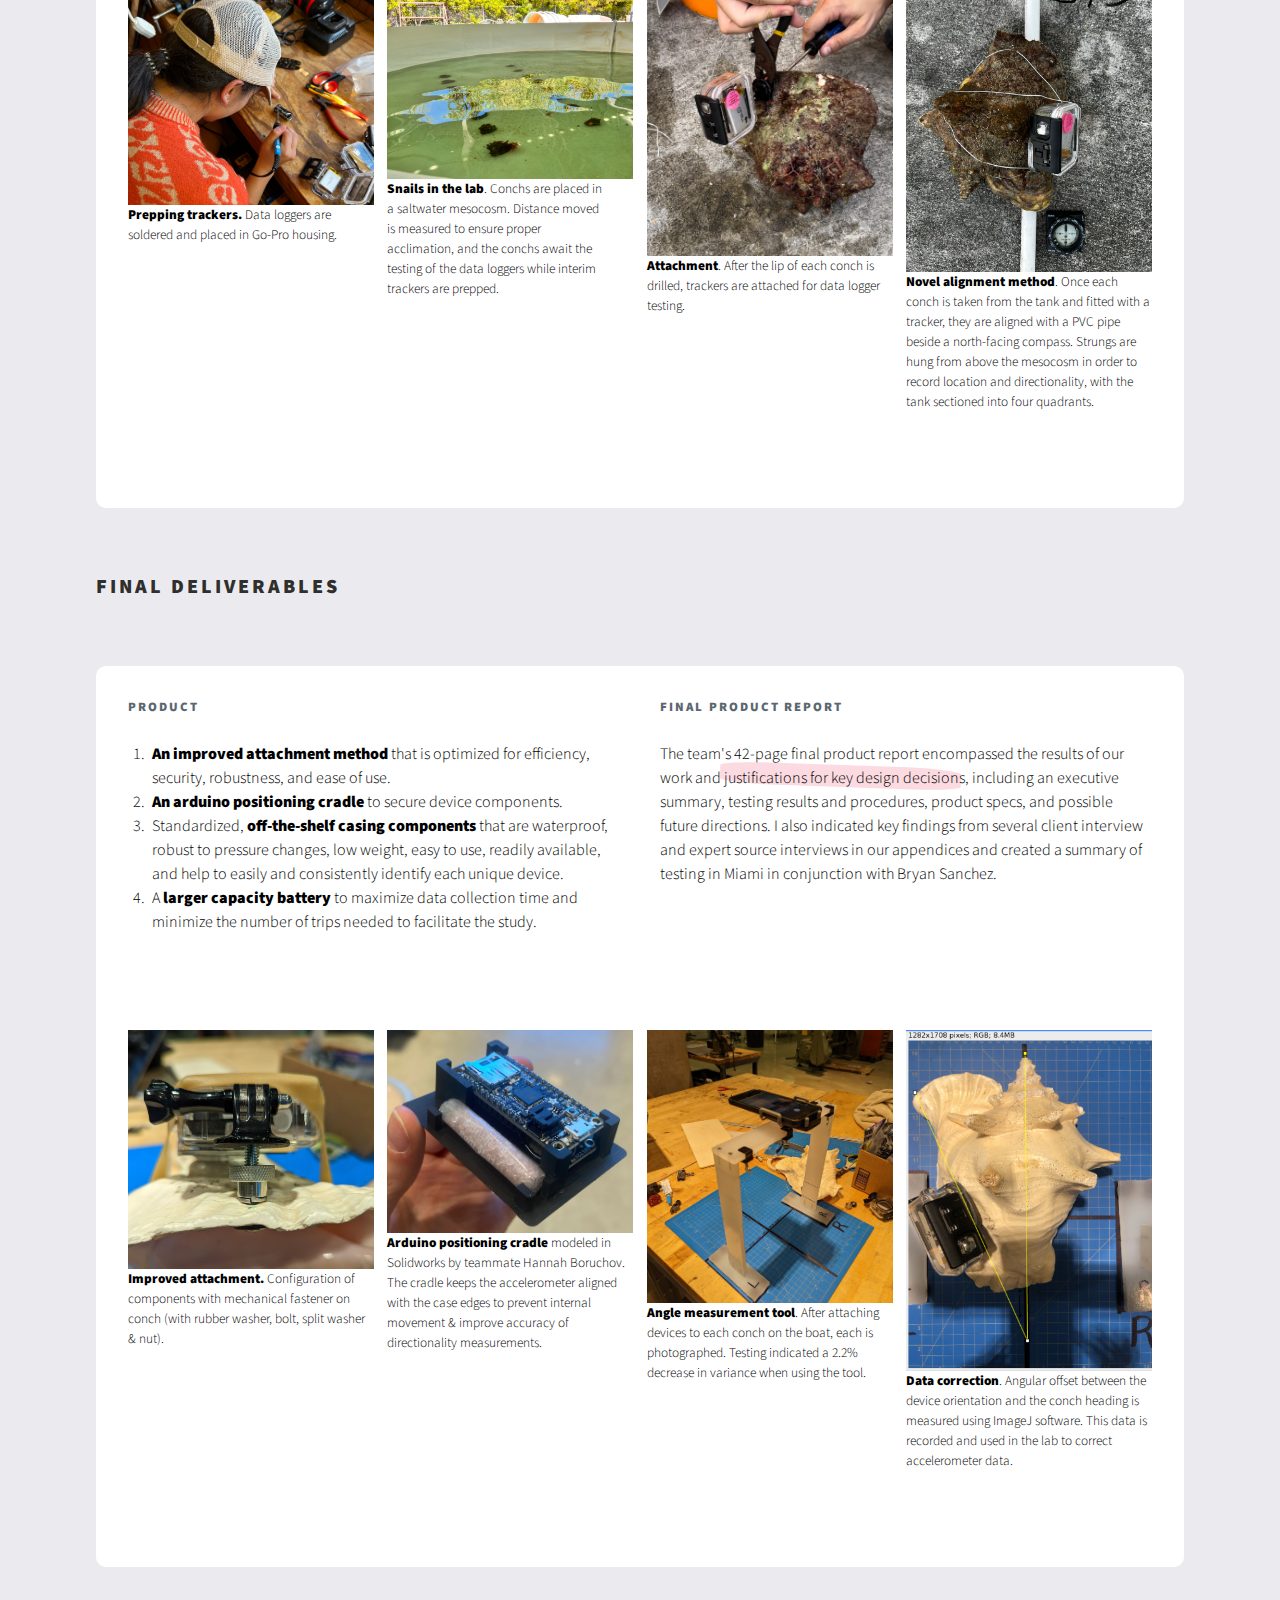
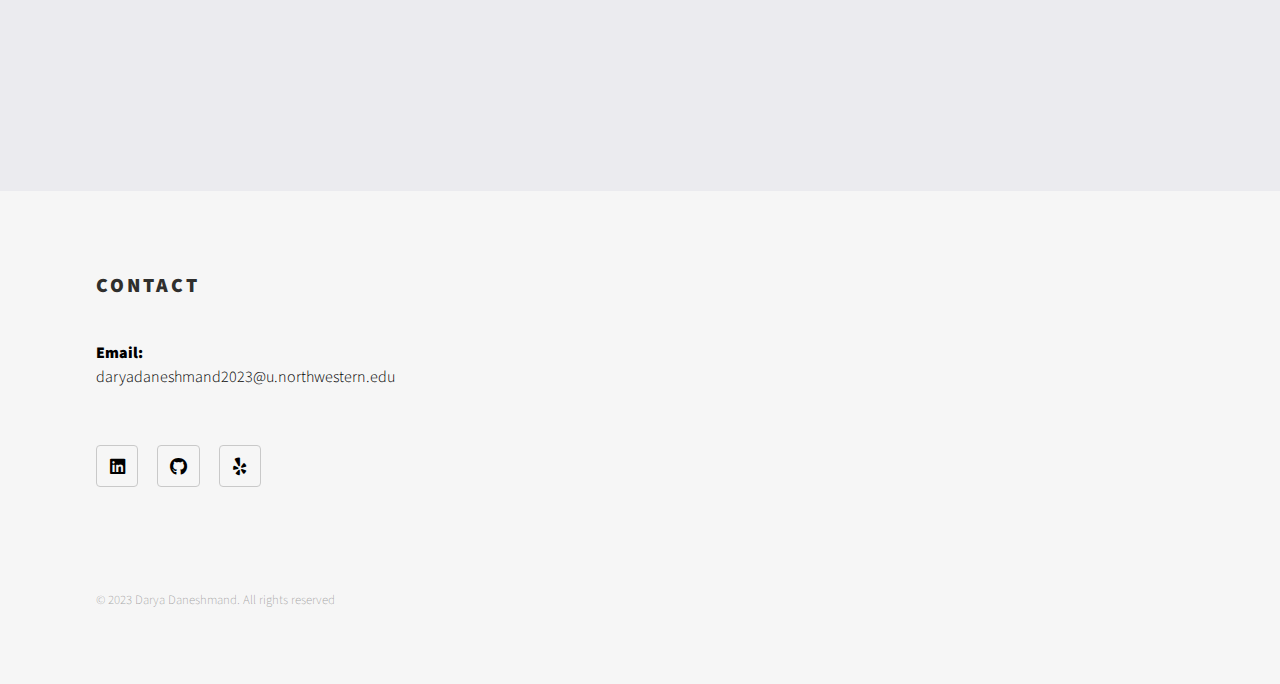
<file: snail.html>
<!DOCTYPE HTML>
<!--
	Phantom by HTML5 UP
	html5up.net | @ajlkn
	Free for personal and commercial use under the CCA 3.0 license (html5up.net/license)
-->
<html lang="en">
	<head>
		<title>Darya Daneshmand's Portfolio</title>
		<meta charset="utf-8" />
		<meta name="viewport" content="width=device-width, initial-scale=1" />
		<link rel="stylesheet" href="assets/css/main.css" />
		<link rel="stylesheet" href="assets/css/snail.css" />
		<noscript><link rel="stylesheet" href="assets/css/noscript.css" /></noscript>
	</head>
	<body class="is-preload">
		<!-- Wrapper -->
			<div id="wrapper">

				<!-- Header -->
					<header id="header">
						<div class="inner">

							<!-- Logo -->
								<a href="index.html" class="logo">
									<span class="symbol"><img src="images/logo.png" alt="" /></span><span class="title">Darya Daneshmand</span>
								</a>


						</div>
					</header>


				<!-- Main -->
					<div id="main">
						<div class="inner">
							<div>
								<h1 class="proj_title">Snail Tracker Project </h1>
								<h3 class="concentrations">Client-facing product design</h3>
							</div>
							<div id="bg2" class="bg">
							<div class="container">
								<section style="width: 48%">
									<figure>
										<img src="images/s_main.jpg" style="width:100%" alt="Diving for conchs in Miami. (Photo c/o Larry Skipper)"/> 
										<figcaption>Photo c/o Andy Kough.</figcaption>
									</figure> 

								</section>
								<section style="width:48%">
									
									<p>In my DSGN 384 Interdisciplinary Product Design course, I worked in a team of four on a client-facing project
										for two quarters.
									</p>
									<p id="nurj2">Our client, Shedd Aquarium researcher Dr. Andy Kough, studies conch movement. My three teammates and I set out to design a snail tracking device that (1) accurately and efficiently translated accelerometer data to directionality, (2) securely attached the device to the conch, (3) prevented internal movement, and (4) increased energy efficiency.
									</p>
								</section>
								

							</div></div>
							<h1 class="sectiontitle" style="color:#2F2F2D;">Conch Movement Tracking: Marine Research Device Design




							</h1>

							<!--RESEARCH -->

							<h3>Research</h3>
							<div class="container-tile2" style="width: 100%">
								
								<section style="width:100%">
									
										<div class="small_container">
											<section style="width:48%">
												<h4>Literature Review</h4>
												<ul>
													<li>Compiled research on Attachments, Accelerometers, Snails, Sustainability, and Other</li>
													<li>14-page review covering client goals, study design, relevant research, and waterproofing/alternative study designs</li>
												</ul>
											</section>
											<section style="width:48%">
												<h4>Expert Sources</h4>
												<ul>
													<li>Consulted NOAA researcher Jennifer Doerr for conch tracking methodology and epoxy resins as an attachment method</li>
													<li>Discussed adhesives with Materials Science and Engineering Professor Emeritus Stephen Carr</li>
													<li>Explored IMUs and alternate arduino configurations after discussing circuits and energy capacity with Mechanical Engineering Professor Nick Marchuk</li>
												</ul>
											</section>
										</div>																				
								</section>								
							</div>
					
							<!--COMPONENTS -->

							<h3>Components</h3>
							<div class="container-tile2" style="width: 100%">
								<section style="width:100%">				
										<div class="small_container">
											<section style="width:48%">
												<figure>
													<img src="images/s1.jpg" style="width:100%;">
													<figcaption>Initial setup: tracker package attached to the conch with wire (c/o Andy Kough).</figcaption>
												</figure>
											</section>
											<section style="width:48%">
												<figure>
													<img src="images/s3.jpg" style="width:100%">
													<figcaption>Components of tracker package.</figcaption>
												</figure>
											</section>
										</div>																				
								</section>								
							</div>

							<!-- PROCESS -->

							<h3>Process</h3>
							<div class="container-tile" style="width: 100%">
								<section style="width:48%">
									<p>The team identified several pain points.</p>
									<ul>
										<li><span class="highlight-container"><span class="highlight">Inconsistent attachment </span></span><br> <span style="font-size:smaller">Wired attachment was inefficient, prevented 
											material reuse, and made the device prone to shifting, which impeded data accuracy.</span></li>
										<li><span class="highlight-container"><span class="highlight">Data correction & analysis</span></span><br>
											<span style="font-size:smaller">Accelerometer axes do not align with the heading of the conchs, primarily due to slight
											shifting within tracker casing (secured by a loose rubber insert and hook-and-loop velcro), variance in tracker placement due to unique shell topography.</span>
										</li>
										<li><span class="highlight-container"><span class="highlight">Limited battery life</span></span> <br>
											<span style="font-size:smaller"> 1000mA battery provides power for 4 days, necessitating
											an additional trip to find conchs and replace batteries.</span>
										</li>
									</ul>
								</section>
								<section style="width:48%">
									<figure>
										<img src="images/s2.jpg" style="width: 100%">
									</figure>
									<figcaption>Journey map drawn by teammate Hannah Boruchov. Pain points indicated by 
									 lightning bolts.
									</figcaption>
								</section>								
							</div>
							
		
							<!--MIAMI-->

							<h3>MIAMI FIELD WORK</h3>
							<div class="container-tile2">
								<section style="width:48%">
									<ul>
										<li>Received grant for Miami fieldwork; soldered data loggers, retrieved 16 conchs, and placed them in a saltwater mesocosm</li>
										<li>Tested trackers, data logger functionality, and a novel alignment method for data correction</li>
									</ul>
									<!--insert image of data notes-->
								</section>
							
							

								<div class="container" style="width:100%">
									<section style="width:24%">
										<figure>
											<img src="images/s4.jpg" style="width:100%"><figcaption><b>Prepping trackers. </b>Data loggers are soldered and placed in Go-Pro housing.</figcaption>
										</figure>
									</section>								
									<section style="width:24%">
										<div>
											<figure>
												<img src="images/s6resize.jpg" style="width: 100%">
												<figcaption style="width:90%"><b>Snails in the lab</b>. Conchs are placed in a saltwater mesocosm. Distance moved is measured to ensure proper acclimation, and the conchs await the testing of
													the data loggers while interim trackers are prepped.
												</figcaption>
											</figure>
											
										</div>
									</section>
									<section style="width:24%">
										<figure>
											<img src="images/snail_attachment.png" style="width: 100%;">
											<figcaption><b>Attachment</b>. After the lip of each conch is drilled, trackers are attached for data logger testing.
											</figcaption>
										</figure>				
									</section>
									<section style="width:24%">
										<figure>
											<img src="images/s7.jpg" style="width:100%">
											<figcaption><b>Novel alignment method</b>. Once each conch is taken from the tank and fitted with a tracker, they are aligned with a PVC pipe beside a north-facing compass. Strungs are hung from above the mesocosm in order to record location and directionality, with the tank sectioned into four quadrants.  
											</figcaption>
										</figure>					
									</section>									
								</div>
							</div>

							<!-- FINAL DELIVERABLES -->			
							
							<h3>Final Deliverables</h3>
							<div class="container-tile2" style="width:100%">
								<div class="container-nomargin">
									<section style="width:48%">	
										<h4>Product</h4>
											<ol>
												<li><b>An improved attachment method</b> that is optimized for efficiency, security, robustness, and ease of use.</li>
												<li><b>An arduino positioning cradle</b> to secure device components.</li>
												<li>Standardized, <b>off-the-shelf casing components</b> that are waterproof, robust to pressure changes, low weight, easy to use, readily available, and help to easily and consistently identify each unique device.</li>
												<li>A <b>larger capacity battery</b> to maximize data collection time and minimize the number of trips needed to facilitate the study.</li>
											</ol>																							
									</section>
									<section style="width:48%">	
											<h4>Final Product Report</h4>
											<p>
												The team's 42-page final product report encompassed the results of our work and <span class="highlight-container"><span class="highlight">justifications for key design decisions</span></span>,
											including an executive summary, testing results and procedures, product specs, and possible future directions. 
											I also indicated key findings from several client interview and expert source interviews in our appendices and created a summary of 
											testing in Miami in conjunction with Bryan Sanchez.
											</p>
														
									</section>
								</div>

								
								<!-- deliverable images -->
							
								<div class="container">
									<section style="width:24%">
										<figure>
											<img src="images/s8.jpg" style="width:100%">
										</figure>
										<figcaption><b>Improved attachment.</b> Configuration of components with mechanical fastener on conch (with rubber washer, bolt, split washer & nut). </figcaption>
									</section>	
									<section style="width:24%">
										<figure>
											<img src="images/s12.jpg" style="width:100%">
										</figure>		
										<figcaption><b>Arduino positioning cradle</b> modeled in Solidworks by teammate Hannah Boruchov. The cradle keeps the accelerometer aligned with
											the case edges to prevent internal movement & improve accuracy of directionality measurements.</figcaption>
									</section>
									<section style="width: 24%">
										<figure>
											<img src="images/s10.jpg" style="width:100%">	
										</figure>
											<figcaption><b>Angle measurement tool</b>. After attaching devices to each conch on the boat, each is photographed.
											Testing indicated a 2.2% decrease in variance when using the tool.</figcaption>
									</section>
									<section style="width:24%">
										<figure>
											<img src="images/s11.jpg" style="width:100%">
										</figure>
										<figcaption><b>Data correction</b>. Angular offset between the device orientation and the conch heading is measured using ImageJ software. This data is recorded
											and used in the lab to correct accelerometer data. </figcaption>
										
									</section>
								</div>
							</div>
							<div class="container">
								

							</div>

							
							</div>

							



						</div>
					

				<!-- Footer -->
				<footer id="footer">
					<div class="inner">
						<section>
							<h3>Contact</h3>
							<p><b>Email:</b><br> daryadaneshmand2023@u.northwestern.edu</p><br>
							<ul class="icons">
								<li><a href="https://www.linkedin.com/in/darya-d/" class="icon brands style2 fa-linkedin"><span class="label">500px</span></a></li>									
								<li><a href="https://github.com/daryadaneshmand/" class="icon brands style2 fa-github"><span class="label">GitHub</span></a></li>
								<li><a href="https://www.yelp.com/user_details?userid=caKx2pVKEWwXAScDWda21Q&utm_source=ishare" class="icon brands style2 fa-yelp"><span class="label">500px</span></a></li>									

							</ul>
						</section>
						<ul class="copyright">
							<li>&copy; 2023 Darya Daneshmand. All rights reserved</li>
						</ul>
					</div>
				</footer>

			</div>

		<!-- Scripts -->
			<script src="assets/js/jquery.min.js"></script>
			<script src="assets/js/browser.min.js"></script>
			<script src="assets/js/breakpoints.min.js"></script>
			<script src="assets/js/util.js"></script>
			<script src="assets/js/main.js"></script>

	</body>
</html>
</file>
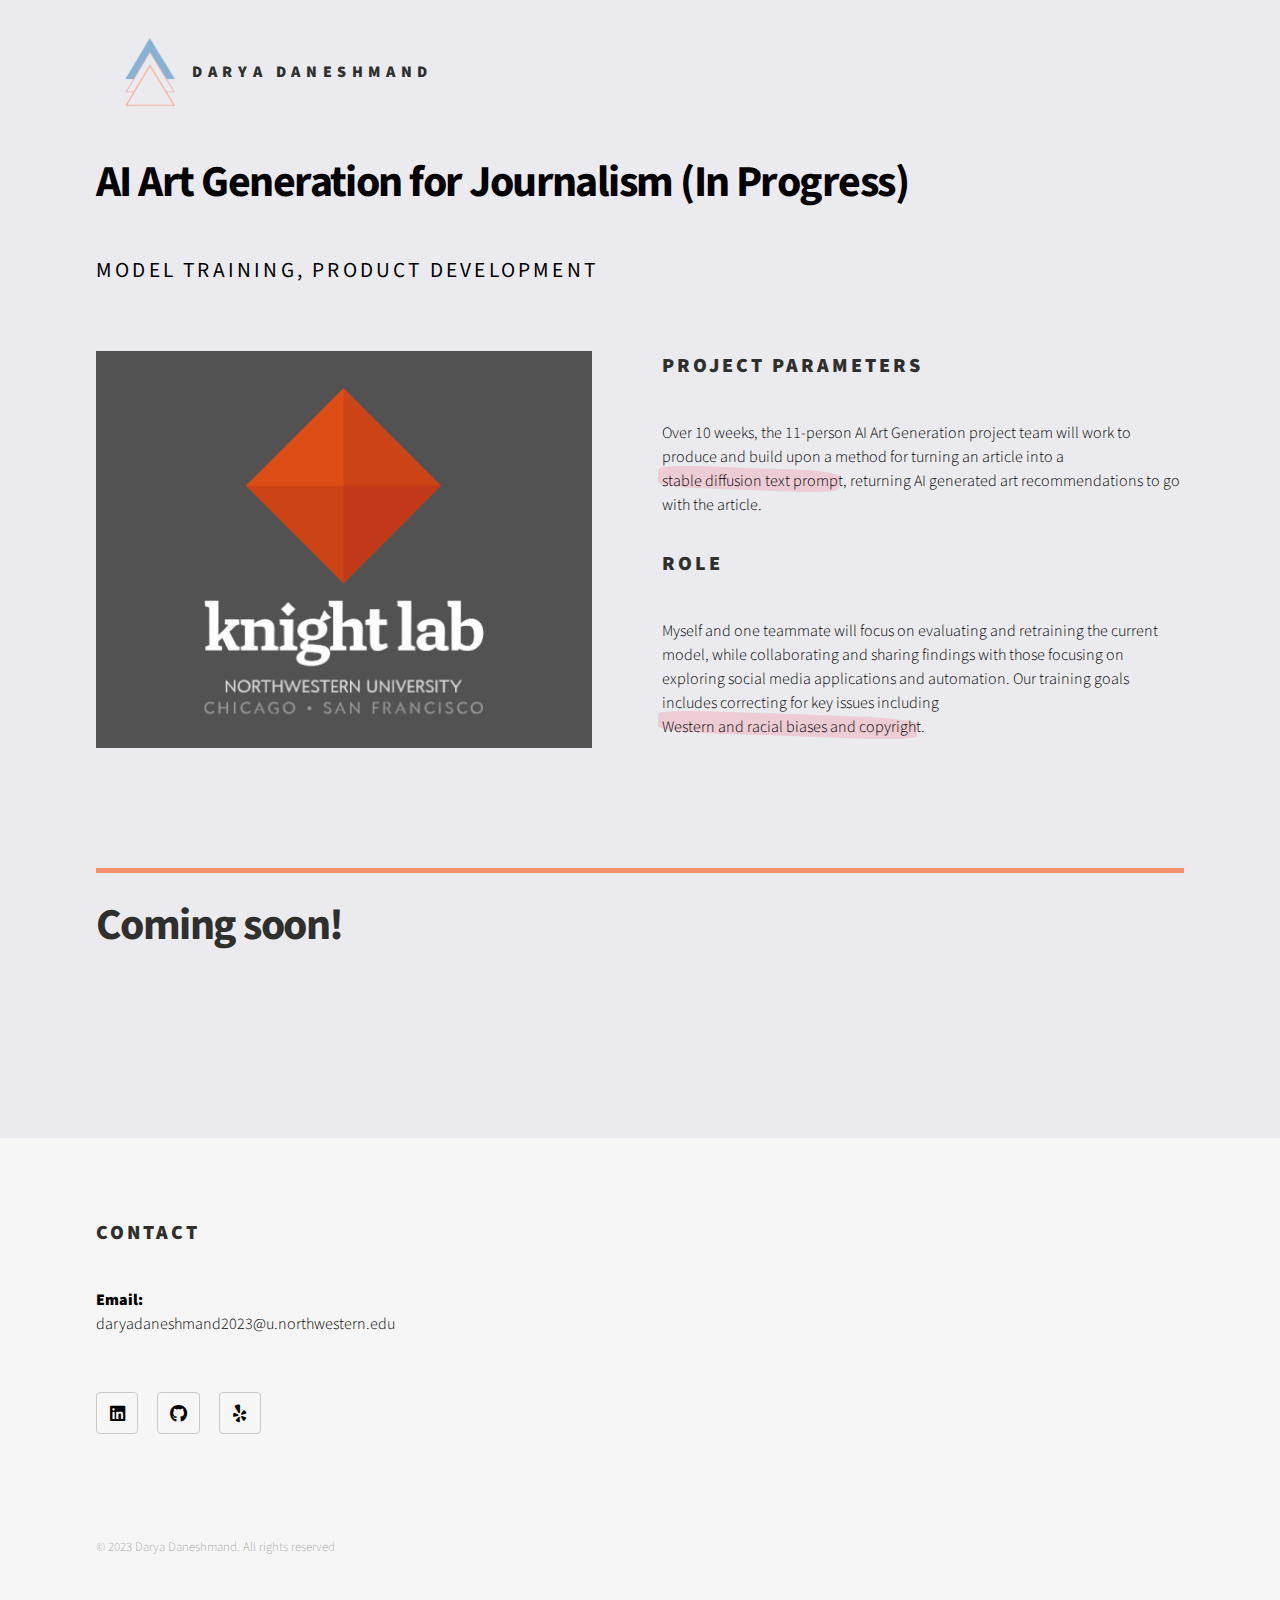
<file: tm.html>
<!DOCTYPE HTML>
<!--
	Phantom by HTML5 UP
	html5up.net | @ajlkn
	Free for personal and commercial use under the CCA 3.0 license (html5up.net/license)
-->
<html lang="en">
	<head>
		<title>Generic - Phantom by HTML5 UP</title>
		<meta charset="utf-8" />
		<meta name="viewport" content="width=device-width, initial-scale=1" />
		<link rel="stylesheet" href="assets/css/main.css" />
		<noscript><link rel="stylesheet" href="assets/css/noscript.css" /></noscript>
	</head>
	<body class="is-preload">
		<!-- Wrapper -->
			<div id="wrapper">

				<!-- Header -->
					<header id="header">
						<div class="inner">

							<!-- Logo -->
								<a href="index.html" class="logo">
									<span class="symbol"><img src="images/logo.png" alt="" /></span><span class="title">Darya Daneshmand</span>
								</a>


						</div>
					</header>


				<!-- Main -->
					<div id="main">
						<div class="inner">
							<div>
								<h1>AI Art Generation for Journalism (In Progress)</h1>
								<h3 class="concentrations">Model Training, Product Development</h3>
							</div>
							
							<div id="bg2" class="bg">
								<div class="container">
									<section style="width:48%">
										<img id="nurj1" src="images/knight_lab_grey.jpg" /> 
									</section> 
									<section style="width:48%">
										<h3>Project Parameters</h3>
										<p>
											Over 10 weeks, the 11-person AI Art Generation project team will work to produce and build upon a method for turning an article 
											into a <span class="highlight-container"><span class="highlight">stable diffusion text prompt</span></span>, returning AI generated art recommendations 
											to go with the article.
										</p>
										<h3>Role</h3>
										<p>
											Myself and one teammate will focus on evaluating and retraining the current model, while collaborating and sharing findings
											with those focusing on exploring social media applications and automation. Our training goals includes correcting for key issues
											including <span class="highlight-container"><span class="highlight">Western and racial biases and copyright</span></span>.
										</p>
									</section>
								</div>
								
							</div>

							<!--VISUALIZATIONS-->

							<h1 class="sectiontitle">Coming soon!</h1>
							
							<!--FIRST VIZ
							<div>
								<article id="dataviz">

									<figure id="graph">
									
									<iframe title="Comparing Terms &quot;Substance Abuser&quot; (SA) and &quot;Substance Use Disorder&quot; (SUD) by Six Subscales  " aria-label="chart" id="datawrapper-chart-Sgsm6" src="https://datawrapper.dwcdn.net/Sgsm6/1/" scrolling="no" frameborder="0" style="width: 0; min-width: 100% !important; border: none;" height="537"></iframe><script type="text/javascript">!function(){"use strict";window.addEventListener("message",(function(e){if(void 0!==e.data["datawrapper-height"]){var t=document.querySelectorAll("iframe");for(var a in e.data["datawrapper-height"])for(var r=0;r<t.length;r++){if(t[r].contentWindow===e.source)t[r].style.height=e.data["datawrapper-height"][a]+"px"}}}))}();
									</script>
									  
									  
									</figure>
									
									  <p><a href=https://github.com/rawgraphs/rawgraphs-app.git> Rawgraphs</a></p>
									  
									</article>
							</div>-->

							<!--FIRST VIZ PROCESS

							<div class="container">
								<section style="width: 33%">
									<h3>Purpose</h3>
									<p>Convey the impact of word choice on perceptions of people with addictions.</p>
							
								</section>
								<section style="width: 33%">
									<h3>Process</h3>
									<p>This journal's use of categories and the statistical significance of their respective dependent sample t-tests guided my selection of this data, after having combed through 50+ articles of the same topics. Iterations based on other data were ultimately discarded due to the difficulty of simultaneously retaining objectivity and ommitting information that created visual noise.  </p>
								</section>
								<section style="width: 33%">
									<h3>Outcome</h3>
									<p>This visualization was published as a part of an article I wrote on the impact of stigma. Treatment Magazine's editor-in-chief praised the article as the best of many pieces run on stigma,
										in large part due to this approach toward representing harm.
									</p>
								</section>
								
							</div>-->

							<!--SECOND VISUALIZATION

							<div>
								<img id=viz2 src="images/dataviz2new.png" style="width:100%">
							</div>-->

							<!--SECOND VIZ PROCESS

							<div class="container">
								<section style="width: 31%">
									<h3>Purpose</h3>
									<p>Convey implicit word associations through data comparing labels with negative vs. positive implications.</p>
							
								</section>
								<section style="width: 31%">
									<h3>Process</h3>
									<p> After refining the relevant data, I created an initial graph by inputting my edited CSV into RAWgraphs and choosing the above grouping format.
										I transfered the SVG output to Adobe Illustrator to make a few edits, and used the ai2html script to use
										the html output to add a layer of interactivity. 
										<br> <br> </p>
								</section>
								<section style="width: 31%">
									<h3>Outcome</h3>
									<p> An immediate indication of which word within each two-word pair is the negative word (NW) or positive word (PW) stood out as an association
										in need of visual support. I intend to re-create this visualization, but opted for a descriptive reference within the article:
									</p>
									
									<blockquote style="font-size: 0.65em">
										<p><em>...Such findings are corroborated by an analysis of implicit biases elicited by different addiction terminology. In a 2018 study on substance use, recovery and linguistics, participants performed an association test, with results finding that the strongest associations were those between terms such as “opioid abuser,” “alcoholic” and “addict”—negative words, according to the hypothesis—and bad. In comparison, hypothesized positive terms such as “opioid use disorder” and “alcohol use disorder” were associated either more with good or significantly less with bad, even if they retained their negative association. Essentially, participants’ immediate perception improved across all four areas of comparison when using terms aligned with the disease model of addiction. </em></p>

									</blockquote>
									<p>This inter-software workflow informed my understanding of how proportional scaling
										can be accomplished with different tools.</p>
								</section>
								
							</div>
							-->
						
						</div>
					</div>

				<!-- Footer -->
				<footer id="footer">
					<div class="inner">
						<section>
							<h3>Contact</h3>
							<p><b>Email:</b><br> daryadaneshmand2023@u.northwestern.edu</p><br>
							<ul class="icons">
								<li><a href="https://www.linkedin.com/in/darya-d/" class="icon brands style2 fa-linkedin"><span class="label">500px</span></a></li>									
								<li><a href="https://github.com/daryadaneshmand/" class="icon brands style2 fa-github"><span class="label">GitHub</span></a></li>
								<li><a href="https://www.yelp.com/user_details?userid=caKx2pVKEWwXAScDWda21Q&utm_source=ishare" class="icon brands style2 fa-yelp"><span class="label">500px</span></a></li>									

							</ul>
						</section>
						<ul class="copyright">
							<li>&copy; 2023 Darya Daneshmand. All rights reserved</li>
						</ul>
					</div>
				</footer>

			</div>

		<!-- Scripts -->
			<script src="assets/js/jquery.min.js"></script>
			<script src="assets/js/browser.min.js"></script>
			<script src="assets/js/breakpoints.min.js"></script>
			<script src="assets/js/util.js"></script>
			<script src="assets/js/main.js"></script>

	</body>
</html>
</file>
<file: assets/css/noscript.css>
/*
	Phantom by HTML5 UP
	html5up.net | @ajlkn
	Free for personal and commercial use under the CCA 3.0 license (html5up.net/license)
*/

/* Tiles */

	body.is-preload .tiles article {
		-moz-transform: none;
		-webkit-transform: none;
		-ms-transform: none;
		transform: none;
		opacity: 1;
	}
</file>
<file: assets/css/snail.css>
#projectintro {
    
}

image main {
    width: 50%;
    padding-right: 6em;
}

.sectiontitle {
    color:#86b3d3;
}
</file>
<file: assets/css/main.css>
@import url(fontawesome-all.min.css);
@import url("https://fonts.googleapis.com/css?family=Source+Sans+Pro:300,700,900");



html, body, div, span, applet, object,
iframe, h1, h3, h4, h5, h6, p, blockquote,
pre, a, abbr, acronym, address, big, cite,
code, del, dfn, em, img, ins, kbd, q, s, samp,
small, strike, strong, sub, sup, tt, var, b,
u, i, center, dl, dt, dd, ol, ul, li, fieldset,
form, label, legend, table, caption, tbody,
tfoot, thead, tr, th, td, article, aside,
canvas, details, embed, figure, figcaption,
footer, header, hgroup, menu, nav, output, ruby,
section, summary, time, mark, audio, video {
	margin: 0;
	padding: 0;
	border: 0;
	font-size: 100%;
	font: inherit;
	vertical-align: baseline;}

h1, h2 {
	color: black; /* previously white */



}

h4 {
	color:#5a6770;
}

article, aside, details, figcaption, figure,
footer, header, hgroup, menu, nav, section {
	display: block;}

body {
	line-height: 1;
}
figcaption {
	font-size: smaller;
	padding-top:auto;
}

ol, ul {
	list-style: none;
}

blockquote, q {
	quotes: none;
}

	blockquote:before, blockquote:after, q:before, q:after {
		content: '';
		content: none;
	}

table {
	border-collapse: collapse;
	border-spacing: 0;
}

body {
	-webkit-text-size-adjust: none;
}

mark {
	background-color: transparent;
	color: inherit;
}

/*
.highlight {
	background-color:rgba(245,146,110,0.6);
}
*/
.highlight-container, .highlight {
	position: relative;
  }
  
  .highlight-container {
	display: inline-block;
  }
  .highlight-container:before {
	content: " ";
	display: block;
	height: 90%;
	width: 100%;
	margin-left: -3px;
	margin-right: -3px;
	position: absolute;
	background:rgba(243,132,156,.3) ; /*#ffd500 orange #f6a689*/
	transform: rotate(2deg);
	top: -1px;
	left: -1px;
	border-radius: 20% 25% 20% 24%;
	padding: 10px 3px 3px 10px;
  }
  

input::-moz-focus-inner {
	border: 0;
	padding: 0;
}

input, select, textarea {
	-moz-appearance: none;
	-webkit-appearance: none;
	-ms-appearance: none;
	appearance: none;
}

/* Basic */

	@-ms-viewport {
		width: device-width;
	}

	body {
		-ms-overflow-style: scrollbar;
	}

	@media screen and (max-width: 480px) {

		html, body {
			min-width: 320px;
		}

	}

	html {
		box-sizing: border-box;
	}

	*, *:before, *:after {
		box-sizing: inherit;
	}

	body {
		background: #ebebef;  /* COLOR OF BODY - previously #020109 aka near black, then #ebebef (gr*/
	}

		body.is-preload *, body.is-preload *:before, body.is-preload *:after {
			-moz-animation: none !important;
			-webkit-animation: none !important;
			-ms-animation: none !important;
			animation: none !important;
			-moz-transition: none !important;
			-webkit-transition: none !important;
			-ms-transition: none !important;
			transition: none !important;
		}

/* Type */

	body, input, select, textarea {
		color: black;  /* COLOR OF MAIN TEXT */
		/* font-family: "Open Sans", Helvetica, sans-serif; */
		font-family: "Source Sans Pro", Helvetica, sans-serif;
		font-size: 16pt;
		font-weight: 300;
		line-height: 1.5; /* was 1.75 */
	}

		@media screen and (max-width: 1680px) {

			body, input, select, textarea {
				font-size: 14pt;
			}

		}

		@media screen and (max-width: 1280px) {

			body, input, select, textarea {
				font-size: 12pt;
			}

		}

	a {
		-moz-transition: border-bottom-color 0.2s ease, color 0.2s ease;
		-webkit-transition: border-bottom-color 0.2s ease, color 0.2s ease;
		-ms-transition: border-bottom-color 0.2s ease, color 0.2s ease;
		transition: border-bottom-color 0.2s ease, color 0.2s ease;
		text-decoration: none;
		color: #585858;
		border-bottom: dotted 1px rgba(88, 88, 88, 0.5);
	}

		a:hover {
			border-bottom-color: transparent;
			color: #f2849e !important;
		}

	strong, b {
		font-weight: 900;
	}

	em, i {
		font-style: italic;
	}

	p {
		margin: 0 0 2em 0;
	}

	h1 {
		font-size: 2.75em;
		font-weight: 700;
		line-height: 1.3;
		margin: 0 0 1em 0;
		letter-spacing: -0.035em;
	}

		h1 a {
			color: inherit;
		}

		@media screen and (max-width: 736px) {

			h1 {
				font-size: 2em;
				margin: 0 0 1em 0;
			}

		}

		@media screen and (max-width: 360px) {

			h1 {
				font-size: 1.75em;
			}

		}

	h2, h3, h4, h5, h6 {
		font-weight: 900;
		line-height: 1.5;
		margin: 0 0 2em 0;
		text-transform: uppercase;
		letter-spacing: 0.15em; /*.35*/
	}

		a, h3 a, h4 a, h5 a, h6 a {
			color: inherit;
		}

	h2 {
		font-size: 2em; /*1.1*/
		
	}

	h3 {
		font-size: 1.25em; /*1em*/
	}

	h4 {
		font-size: 0.8em; /*.8em*/
	}

	h5 {
		font-size: 0.8em; /*.8em*/
	}

	h6 {
		font-size: 0.8em; /*.8em*/
	}

	@media screen and (max-width: 980px) {

		h1 br, h2 br, h3 br, h4 br, h5 br, h6 br {
			display: none;
		}

	}

	@media screen and (max-width: 736px) {

		h2 {
			font-size: 1em;
		}

		h3 {
			font-size: 0.8em;
		}

	}

	sub {
		font-size: 0.8em;
		position: relative;
		top: 0.5em;
	}

	sup {
		font-size: 0.8em;
		position: relative;
		top: -0.5em;
	}

	blockquote {
		border-left: solid 4px #c9c9c9;
		font-style: italic;
		margin: 0 0 2em 0;
		padding: 0.5em 0 0.5em 2em;
	}

	code {
		background: rgba(144, 144, 144, 0.075);
		border-radius: 4px;
		border: solid 1px #c9c9c9;
		font-family: "Courier New", monospace;
		font-size: 0.9em;
		margin: 0 0.25em;
		padding: 0.25em 0.65em;
	}

	pre {
		-webkit-overflow-scrolling: touch;
		font-family: "Courier New", monospace;
		font-size: 0.9em;
		margin: 0 0 2em 0;
	}

		pre code {
			display: block;
			line-height: 1.75;
			padding: 1em 1.5em;
			overflow-x: auto;
		}

	hr {
		border: 0;
		border-bottom: solid 1px #c9c9c9;
		margin: 2em 0;
	}

		hr.major {
			margin: 3em 0;
		}

	.align-left {
		text-align: left;
	}

	.align-center {
		text-align: center;
	}

	.align-right {
		text-align: right;
	}

/* Custom Cursor haha jk nvm */



/* Row */

	.row {
		display: flex;
		flex-wrap: wrap;
		box-sizing: border-box;
		align-items: stretch;
	}

		.row > * {
			box-sizing: border-box;
		}

		.row.gtr-uniform > * > :last-child {
			margin-bottom: 0;
		}

		.row.aln-left {
			justify-content: flex-start;
		}

		.row.aln-center {
			justify-content: center;
		}

		.row.aln-right {
			justify-content: flex-end;
		}

		.row.aln-top {
			align-items: flex-start;
		}

		.row.aln-middle {
			align-items: center;
		}

		.row.aln-bottom {
			align-items: flex-end;
		}

		.row > .imp {
			order: -1;
		}

		.row > .col-1 {
			width: 8.33333%;
		}

		.row > .off-1 {
			margin-left: 8.33333%;
		}

		.row > .col-2 {
			width: 16.66667%;
		}

		.row > .off-2 {
			margin-left: 16.66667%;
		}

		.row > .col-3 {
			width: 25%;
		}

		.row > .off-3 {
			margin-left: 25%;
		}

		.row > .col-4 {
			width: 33.33333%;
		}

		.row > .off-4 {
			margin-left: 33.33333%;
		}

		.row > .col-5 {
			width: 41.66667%;
		}

		.row > .off-5 {
			margin-left: 41.66667%;
		}

		.row > .col-6 {
			width: 50%;
		}

		.row > .off-6 {
			margin-left: 50%;
		}

		.row > .col-7 {
			width: 58.33333%;
		}

		.row > .off-7 {
			margin-left: 58.33333%;
		}

		.row > .col-8 {
			width: 66.66667%;
		}

		.row > .off-8 {
			margin-left: 66.66667%;
		}

		.row > .col-9 {
			width: 75%;
		}

		.row > .off-9 {
			margin-left: 75%;
		}

		.row > .col-10 {
			width: 83.33333%;
		}

		.row > .off-10 {
			margin-left: 83.33333%;
		}

		.row > .col-11 {
			width: 91.66667%;
		}

		.row > .off-11 {
			margin-left: 91.66667%;
		}

		.row > .col-12 {
			width: 100%;
		}

		.row > .off-12 {
			margin-left: 100%;
		}

		.row.gtr-0 {
			margin-top: 0;
			margin-left: 0em;
		}

			.row.gtr-0 > * {
				padding: 0 0 0 0em;
			}

			.row.gtr-0.gtr-uniform {
				margin-top: 0em;
			}

				.row.gtr-0.gtr-uniform > * {
					padding-top: 0em;
				}

		.row.gtr-25 {
			margin-top: 0;
			margin-left: -0.5em;
		}

			.row.gtr-25 > * {
				padding: 0 0 0 0.5em;
			}

			.row.gtr-25.gtr-uniform {
				margin-top: -0.5em;
			}

				.row.gtr-25.gtr-uniform > * {
					padding-top: 0.5em;
				}

		.row.gtr-50 {
			margin-top: 0;
			margin-left: -1em;
		}

			.row.gtr-50 > * {
				padding: 0 0 0 1em;
			}

			.row.gtr-50.gtr-uniform {
				margin-top: -1em;
			}

				.row.gtr-50.gtr-uniform > * {
					padding-top: 1em;
				}

		.row {
			margin-top: 0;
			margin-left: -2em;
		}

			.row > * {
				padding: 0 0 0 2em;
			}

			.row.gtr-uniform {
				margin-top: -2em;
			}

				.row.gtr-uniform > * {
					padding-top: 2em;
				}

		.row.gtr-150 {
			margin-top: 0;
			margin-left: -3em;
		}

			.row.gtr-150 > * {
				padding: 0 0 0 3em;
			}

			.row.gtr-150.gtr-uniform {
				margin-top: -3em;
			}

				.row.gtr-150.gtr-uniform > * {
					padding-top: 3em;
				}

		.row.gtr-200 {
			margin-top: 0;
			margin-left: -4em;
		}

			.row.gtr-200 > * {
				padding: 0 0 0 4em;
			}

			.row.gtr-200.gtr-uniform {
				margin-top: -4em;
			}

				.row.gtr-200.gtr-uniform > * {
					padding-top: 4em;
				}

		@media screen and (max-width: 1680px) {

			.row {
				display: flex;
				flex-wrap: wrap;
				box-sizing: border-box;
				align-items: stretch;
			}

				.row > * {
					box-sizing: border-box;
				}

				.row.gtr-uniform > * > :last-child {
					margin-bottom: 0;
				}

				.row.aln-left {
					justify-content: flex-start;
				}

				.row.aln-center {
					justify-content: center;
				}

				.row.aln-right {
					justify-content: flex-end;
				}

				.row.aln-top {
					align-items: flex-start;
				}

				.row.aln-middle {
					align-items: center;
				}

				.row.aln-bottom {
					align-items: flex-end;
				}

				.row > .imp-xlarge {
					order: -1;
				}

				.row > .col-1-xlarge {
					width: 8.33333%;
				}

				.row > .off-1-xlarge {
					margin-left: 8.33333%;
				}

				.row > .col-2-xlarge {
					width: 16.66667%;
				}

				.row > .off-2-xlarge {
					margin-left: 16.66667%;
				}

				.row > .col-3-xlarge {
					width: 25%;
				}

				.row > .off-3-xlarge {
					margin-left: 25%;
				}

				.row > .col-4-xlarge {
					width: 33.33333%;
				}

				.row > .off-4-xlarge {
					margin-left: 33.33333%;
				}

				.row > .col-5-xlarge {
					width: 41.66667%;
				}

				.row > .off-5-xlarge {
					margin-left: 41.66667%;
				}

				.row > .col-6-xlarge {
					width: 50%;
				}

				.row > .off-6-xlarge {
					margin-left: 50%;
				}

				.row > .col-7-xlarge {
					width: 58.33333%;
				}

				.row > .off-7-xlarge {
					margin-left: 58.33333%;
				}

				.row > .col-8-xlarge {
					width: 66.66667%;
				}

				.row > .off-8-xlarge {
					margin-left: 66.66667%;
				}

				.row > .col-9-xlarge {
					width: 75%;
				}

				.row > .off-9-xlarge {
					margin-left: 75%;
				}

				.row > .col-10-xlarge {
					width: 83.33333%;
				}

				.row > .off-10-xlarge {
					margin-left: 83.33333%;
				}

				.row > .col-11-xlarge {
					width: 91.66667%;
				}

				.row > .off-11-xlarge {
					margin-left: 91.66667%;
				}

				.row > .col-12-xlarge {
					width: 100%;
				}

				.row > .off-12-xlarge {
					margin-left: 100%;
				}

				.row.gtr-0 {
					margin-top: 0;
					margin-left: 0em;
				}

					.row.gtr-0 > * {
						padding: 0 0 0 0em;
					}

					.row.gtr-0.gtr-uniform {
						margin-top: 0em;
					}

						.row.gtr-0.gtr-uniform > * {
							padding-top: 0em;
						}

				.row.gtr-25 {
					margin-top: 0;
					margin-left: -0.5em;
				}

					.row.gtr-25 > * {
						padding: 0 0 0 0.5em;
					}

					.row.gtr-25.gtr-uniform {
						margin-top: -0.5em;
					}

						.row.gtr-25.gtr-uniform > * {
							padding-top: 0.5em;
						}

				.row.gtr-50 {
					margin-top: 0;
					margin-left: -1em;
				}

					.row.gtr-50 > * {
						padding: 0 0 0 1em;
					}

					.row.gtr-50.gtr-uniform {
						margin-top: -1em;
					}

						.row.gtr-50.gtr-uniform > * {
							padding-top: 1em;
						}

				.row {
					margin-top: 0;
					margin-left: -2em;
				}

					.row > * {
						padding: 0 0 0 2em;
					}

					.row.gtr-uniform {
						margin-top: -2em;
					}

						.row.gtr-uniform > * {
							padding-top: 2em;
						}

				.row.gtr-150 {
					margin-top: 0;
					margin-left: -3em;
				}

					.row.gtr-150 > * {
						padding: 0 0 0 3em;
					}

					.row.gtr-150.gtr-uniform {
						margin-top: -3em;
					}

						.row.gtr-150.gtr-uniform > * {
							padding-top: 3em;
						}

				.row.gtr-200 {
					margin-top: 0;
					margin-left: -4em;
				}

					.row.gtr-200 > * {
						padding: 0 0 0 4em;
					}

					.row.gtr-200.gtr-uniform {
						margin-top: -4em;
					}

						.row.gtr-200.gtr-uniform > * {
							padding-top: 4em;
						}

		}

		@media screen and (max-width: 1280px) {

			.row {
				display: flex;
				flex-wrap: wrap;
				box-sizing: border-box;
				align-items: stretch;
			}

				.row > * {
					box-sizing: border-box;
				}

				.row.gtr-uniform > * > :last-child {
					margin-bottom: 0;
				}

				.row.aln-left {
					justify-content: flex-start;
				}

				.row.aln-center {
					justify-content: center;
				}

				.row.aln-right {
					justify-content: flex-end;
				}

				.row.aln-top {
					align-items: flex-start;
				}

				.row.aln-middle {
					align-items: center;
				}

				.row.aln-bottom {
					align-items: flex-end;
				}

				.row > .imp-large {
					order: -1;
				}

				.row > .col-1-large {
					width: 8.33333%;
				}

				.row > .off-1-large {
					margin-left: 8.33333%;
				}

				.row > .col-2-large {
					width: 16.66667%;
				}

				.row > .off-2-large {
					margin-left: 16.66667%;
				}

				.row > .col-3-large {
					width: 25%;
				}

				.row > .off-3-large {
					margin-left: 25%;
				}

				.row > .col-4-large {
					width: 33.33333%;
				}

				.row > .off-4-large {
					margin-left: 33.33333%;
				}

				.row > .col-5-large {
					width: 41.66667%;
				}

				.row > .off-5-large {
					margin-left: 41.66667%;
				}

				.row > .col-6-large {
					width: 50%;
				}

				.row > .off-6-large {
					margin-left: 50%;
				}

				.row > .col-7-large {
					width: 58.33333%;
				}

				.row > .off-7-large {
					margin-left: 58.33333%;
				}

				.row > .col-8-large {
					width: 66.66667%;
				}

				.row > .off-8-large {
					margin-left: 66.66667%;
				}

				.row > .col-9-large {
					width: 75%;
				}

				.row > .off-9-large {
					margin-left: 75%;
				}

				.row > .col-10-large {
					width: 83.33333%;
				}

				.row > .off-10-large {
					margin-left: 83.33333%;
				}

				.row > .col-11-large {
					width: 91.66667%;
				}

				.row > .off-11-large {
					margin-left: 91.66667%;
				}

				.row > .col-12-large {
					width: 100%;
				}

				.row > .off-12-large {
					margin-left: 100%;
				}

				.row.gtr-0 {
					margin-top: 0;
					margin-left: 0em;
				}

					.row.gtr-0 > * {
						padding: 0 0 0 0em;
					}

					.row.gtr-0.gtr-uniform {
						margin-top: 0em;
					}

						.row.gtr-0.gtr-uniform > * {
							padding-top: 0em;
						}

				.row.gtr-25 {
					margin-top: 0;
					margin-left: -0.5em;
				}

					.row.gtr-25 > * {
						padding: 0 0 0 0.5em;
					}

					.row.gtr-25.gtr-uniform {
						margin-top: -0.5em;
					}

						.row.gtr-25.gtr-uniform > * {
							padding-top: 0.5em;
						}

				.row.gtr-50 {
					margin-top: 0;
					margin-left: -1em;
				}

					.row.gtr-50 > * {
						padding: 0 0 0 1em;
					}

					.row.gtr-50.gtr-uniform {
						margin-top: -1em;
					}

						.row.gtr-50.gtr-uniform > * {
							padding-top: 1em;
						}

				.row {
					margin-top: 0;
					margin-left: -2em;
				}

					.row > * {
						padding: 0 0 0 2em;
					}

					.row.gtr-uniform {
						margin-top: -2em;
					}

						.row.gtr-uniform > * {
							padding-top: 2em;
						}

				.row.gtr-150 {
					margin-top: 0;
					margin-left: -3em;
				}

					.row.gtr-150 > * {
						padding: 0 0 0 3em;
					}

					.row.gtr-150.gtr-uniform {
						margin-top: -3em;
					}

						.row.gtr-150.gtr-uniform > * {
							padding-top: 3em;
						}

				.row.gtr-200 {
					margin-top: 0;
					margin-left: -4em;
				}

					.row.gtr-200 > * {
						padding: 0 0 0 4em;
					}

					.row.gtr-200.gtr-uniform {
						margin-top: -4em;
					}

						.row.gtr-200.gtr-uniform > * {
							padding-top: 4em;
						}

		}

		@media screen and (max-width: 980px) {

			.row {
				display: flex;
				flex-wrap: wrap;
				box-sizing: border-box;
				align-items: stretch;
			}

				.row > * {
					box-sizing: border-box;
				}

				.row.gtr-uniform > * > :last-child {
					margin-bottom: 0;
				}

				.row.aln-left {
					justify-content: flex-start;
				}

				.row.aln-center {
					justify-content: center;
				}

				.row.aln-right {
					justify-content: flex-end;
				}

				.row.aln-top {
					align-items: flex-start;
				}

				.row.aln-middle {
					align-items: center;
				}

				.row.aln-bottom {
					align-items: flex-end;
				}

				.row > .imp-medium {
					order: -1;
				}

				.row > .col-1-medium {
					width: 8.33333%;
				}

				.row > .off-1-medium {
					margin-left: 8.33333%;
				}

				.row > .col-2-medium {
					width: 16.66667%;
				}

				.row > .off-2-medium {
					margin-left: 16.66667%;
				}

				.row > .col-3-medium {
					width: 25%;
				}

				.row > .off-3-medium {
					margin-left: 25%;
				}

				.row > .col-4-medium {
					width: 33.33333%;
				}

				.row > .off-4-medium {
					margin-left: 33.33333%;
				}

				.row > .col-5-medium {
					width: 41.66667%;
				}

				.row > .off-5-medium {
					margin-left: 41.66667%;
				}

				.row > .col-6-medium {
					width: 50%;
				}

				.row > .off-6-medium {
					margin-left: 50%;
				}

				.row > .col-7-medium {
					width: 58.33333%;
				}

				.row > .off-7-medium {
					margin-left: 58.33333%;
				}

				.row > .col-8-medium {
					width: 66.66667%;
				}

				.row > .off-8-medium {
					margin-left: 66.66667%;
				}

				.row > .col-9-medium {
					width: 75%;
				}

				.row > .off-9-medium {
					margin-left: 75%;
				}

				.row > .col-10-medium {
					width: 83.33333%;
				}

				.row > .off-10-medium {
					margin-left: 83.33333%;
				}

				.row > .col-11-medium {
					width: 91.66667%;
				}

				.row > .off-11-medium {
					margin-left: 91.66667%;
				}

				.row > .col-12-medium {
					width: 100%;
				}

				.row > .off-12-medium {
					margin-left: 100%;
				}

				.row.gtr-0 {
					margin-top: 0;
					margin-left: 0em;
				}

					.row.gtr-0 > * {
						padding: 0 0 0 0em;
					}

					.row.gtr-0.gtr-uniform {
						margin-top: 0em;
					}

						.row.gtr-0.gtr-uniform > * {
							padding-top: 0em;
						}

				.row.gtr-25 {
					margin-top: 0;
					margin-left: -0.375em;
				}

					.row.gtr-25 > * {
						padding: 0 0 0 0.375em;
					}

					.row.gtr-25.gtr-uniform {
						margin-top: -0.375em;
					}

						.row.gtr-25.gtr-uniform > * {
							padding-top: 0.375em;
						}

				.row.gtr-50 {
					margin-top: 0;
					margin-left: -0.75em;
				}

					.row.gtr-50 > * {
						padding: 0 0 0 0.75em;
					}

					.row.gtr-50.gtr-uniform {
						margin-top: -0.75em;
					}

						.row.gtr-50.gtr-uniform > * {
							padding-top: 0.75em;
						}

				.row {
					margin-top: 0;
					margin-left: -1.5em;
				}

					.row > * {
						padding: 0 0 0 1.5em;
					}

					.row.gtr-uniform {
						margin-top: -1.5em;
					}

						.row.gtr-uniform > * {
							padding-top: 1.5em;
						}

				.row.gtr-150 {
					margin-top: 0;
					margin-left: -2.25em;
				}

					.row.gtr-150 > * {
						padding: 0 0 0 2.25em;
					}

					.row.gtr-150.gtr-uniform {
						margin-top: -2.25em;
					}

						.row.gtr-150.gtr-uniform > * {
							padding-top: 2.25em;
						}

				.row.gtr-200 {
					margin-top: 0;
					margin-left: -3em;
				}

					.row.gtr-200 > * {
						padding: 0 0 0 3em;
					}

					.row.gtr-200.gtr-uniform {
						margin-top: -3em;
					}

						.row.gtr-200.gtr-uniform > * {
							padding-top: 3em;
						}

		}

		@media screen and (max-width: 736px) {

			.row {
				display: flex;
				flex-wrap: wrap;
				box-sizing: border-box;
				align-items: stretch;
			}

				.row > * {
					box-sizing: border-box;
				}

				.row.gtr-uniform > * > :last-child {
					margin-bottom: 0;
				}

				.row.aln-left {
					justify-content: flex-start;
				}

				.row.aln-center {
					justify-content: center;
				}

				.row.aln-right {
					justify-content: flex-end;
				}

				.row.aln-top {
					align-items: flex-start;
				}

				.row.aln-middle {
					align-items: center;
				}

				.row.aln-bottom {
					align-items: flex-end;
				}

				.row > .imp-small {
					order: -1;
				}

				.row > .col-1-small {
					width: 8.33333%;
				}

				.row > .off-1-small {
					margin-left: 8.33333%;
				}

				.row > .col-2-small {
					width: 16.66667%;
				}

				.row > .off-2-small {
					margin-left: 16.66667%;
				}

				.row > .col-3-small {
					width: 25%;
				}

				.row > .off-3-small {
					margin-left: 25%;
				}

				.row > .col-4-small {
					width: 33.33333%;
				}

				.row > .off-4-small {
					margin-left: 33.33333%;
				}

				.row > .col-5-small {
					width: 41.66667%;
				}

				.row > .off-5-small {
					margin-left: 41.66667%;
				}

				.row > .col-6-small {
					width: 50%;
				}

				.row > .off-6-small {
					margin-left: 50%;
				}

				.row > .col-7-small {
					width: 58.33333%;
				}

				.row > .off-7-small {
					margin-left: 58.33333%;
				}

				.row > .col-8-small {
					width: 66.66667%;
				}

				.row > .off-8-small {
					margin-left: 66.66667%;
				}

				.row > .col-9-small {
					width: 75%;
				}

				.row > .off-9-small {
					margin-left: 75%;
				}

				.row > .col-10-small {
					width: 83.33333%;
				}

				.row > .off-10-small {
					margin-left: 83.33333%;
				}

				.row > .col-11-small {
					width: 91.66667%;
				}

				.row > .off-11-small {
					margin-left: 91.66667%;
				}

				.row > .col-12-small {
					width: 100%;
				}

				.row > .off-12-small {
					margin-left: 100%;
				}

				.row.gtr-0 {
					margin-top: 0;
					margin-left: 0em;
				}

					.row.gtr-0 > * {
						padding: 0 0 0 0em;
					}

					.row.gtr-0.gtr-uniform {
						margin-top: 0em;
					}

						.row.gtr-0.gtr-uniform > * {
							padding-top: 0em;
						}

				.row.gtr-25 {
					margin-top: 0;
					margin-left: -0.25em;
				}

					.row.gtr-25 > * {
						padding: 0 0 0 0.25em;
					}

					.row.gtr-25.gtr-uniform {
						margin-top: -0.25em;
					}

						.row.gtr-25.gtr-uniform > * {
							padding-top: 0.25em;
						}

				.row.gtr-50 {
					margin-top: 0;
					margin-left: -0.5em;
				}

					.row.gtr-50 > * {
						padding: 0 0 0 0.5em;
					}

					.row.gtr-50.gtr-uniform {
						margin-top: -0.5em;
					}

						.row.gtr-50.gtr-uniform > * {
							padding-top: 0.5em;
						}

				.row {
					margin-top: 0;
					margin-left: -1em;
				}

					.row > * {
						padding: 0 0 0 1em;
					}

					.row.gtr-uniform {
						margin-top: -1em;
					}

						.row.gtr-uniform > * {
							padding-top: 1em;
						}

				.row.gtr-150 {
					margin-top: 0;
					margin-left: -1.5em;
				}

					.row.gtr-150 > * {
						padding: 0 0 0 1.5em;
					}

					.row.gtr-150.gtr-uniform {
						margin-top: -1.5em;
					}

						.row.gtr-150.gtr-uniform > * {
							padding-top: 1.5em;
						}

				.row.gtr-200 {
					margin-top: 0;
					margin-left: -2em;
				}

					.row.gtr-200 > * {
						padding: 0 0 0 2em;
					}

					.row.gtr-200.gtr-uniform {
						margin-top: -2em;
					}

						.row.gtr-200.gtr-uniform > * {
							padding-top: 2em;
						}

		}

		@media screen and (max-width: 480px) {

			.row {
				display: flex;
				flex-wrap: wrap;
				box-sizing: border-box;
				align-items: stretch;
			}

				.row > * {
					box-sizing: border-box;
				}

				.row.gtr-uniform > * > :last-child {
					margin-bottom: 0;
				}

				.row.aln-left {
					justify-content: flex-start;
				}

				.row.aln-center {
					justify-content: center;
				}

				.row.aln-right {
					justify-content: flex-end;
				}

				.row.aln-top {
					align-items: flex-start;
				}

				.row.aln-middle {
					align-items: center;
				}

				.row.aln-bottom {
					align-items: flex-end;
				}

				.row > .imp-xsmall {
					order: -1;
				}

				.row > .col-1-xsmall {
					width: 8.33333%;
				}

				.row > .off-1-xsmall {
					margin-left: 8.33333%;
				}

				.row > .col-2-xsmall {
					width: 16.66667%;
				}

				.row > .off-2-xsmall {
					margin-left: 16.66667%;
				}

				.row > .col-3-xsmall {
					width: 25%;
				}

				.row > .off-3-xsmall {
					margin-left: 25%;
				}

				.row > .col-4-xsmall {
					width: 33.33333%;
				}

				.row > .off-4-xsmall {
					margin-left: 33.33333%;
				}

				.row > .col-5-xsmall {
					width: 41.66667%;
				}

				.row > .off-5-xsmall {
					margin-left: 41.66667%;
				}

				.row > .col-6-xsmall {
					width: 50%;
				}

				.row > .off-6-xsmall {
					margin-left: 50%;
				}

				.row > .col-7-xsmall {
					width: 58.33333%;
				}

				.row > .off-7-xsmall {
					margin-left: 58.33333%;
				}

				.row > .col-8-xsmall {
					width: 66.66667%;
				}

				.row > .off-8-xsmall {
					margin-left: 66.66667%;
				}

				.row > .col-9-xsmall {
					width: 75%;
				}

				.row > .off-9-xsmall {
					margin-left: 75%;
				}

				.row > .col-10-xsmall {
					width: 83.33333%;
				}

				.row > .off-10-xsmall {
					margin-left: 83.33333%;
				}

				.row > .col-11-xsmall {
					width: 91.66667%;
				}

				.row > .off-11-xsmall {
					margin-left: 91.66667%;
				}

				.row > .col-12-xsmall {
					width: 100%;
				}

				.row > .off-12-xsmall {
					margin-left: 100%;
				}

				.row.gtr-0 {
					margin-top: 0;
					margin-left: 0em;
				}

					.row.gtr-0 > * {
						padding: 0 0 0 0em;
					}

					.row.gtr-0.gtr-uniform {
						margin-top: 0em;
					}

						.row.gtr-0.gtr-uniform > * {
							padding-top: 0em;
						}

				.row.gtr-25 {
					margin-top: 0;
					margin-left: -0.25em;
				}

					.row.gtr-25 > * {
						padding: 0 0 0 0.25em;
					}

					.row.gtr-25.gtr-uniform {
						margin-top: -0.25em;
					}

						.row.gtr-25.gtr-uniform > * {
							padding-top: 0.25em;
						}

				.row.gtr-50 {
					margin-top: 0;
					margin-left: -0.5em;
				}

					.row.gtr-50 > * {
						padding: 0 0 0 0.5em;
					}

					.row.gtr-50.gtr-uniform {
						margin-top: -0.5em;
					}

						.row.gtr-50.gtr-uniform > * {
							padding-top: 0.5em;
						}

				.row {
					margin-top: 0;
					margin-left: -1em;
				}

					.row > * {
						padding: 0 0 0 1em;
					}

					.row.gtr-uniform {
						margin-top: -1em;
					}

						.row.gtr-uniform > * {
							padding-top: 1em;
						}

				.row.gtr-150 {
					margin-top: 0;
					margin-left: -1.5em;
				}

					.row.gtr-150 > * {
						padding: 0 0 0 1.5em;
					}

					.row.gtr-150.gtr-uniform {
						margin-top: -1.5em;
					}

						.row.gtr-150.gtr-uniform > * {
							padding-top: 1.5em;
						}

				.row.gtr-200 {
					margin-top: 0;
					margin-left: -2em;
				}

					.row.gtr-200 > * {
						padding: 0 0 0 2em;
					}

					.row.gtr-200.gtr-uniform {
						margin-top: -2em;
					}

						.row.gtr-200.gtr-uniform > * {
							padding-top: 2em;
						}

		}

/* Section/Article */

	section.special, article.special {
		text-align: center;
	}

	header p {
		margin-top: -1em;
	}

	@media screen and (max-width: 736px) {

		header p {
			margin-top: 0;
		}

	}

/* Icon */


	.icon {
		text-decoration: none;
		border-bottom: none;
		position: relative;
	}

		.icon:before {
			-moz-osx-font-smoothing: grayscale;
			-webkit-font-smoothing: antialiased;
			display: inline-block;
			font-style: normal;
			font-variant: normal;
			text-rendering: auto;
			line-height: 1;
			text-transform: none !important;
			font-family: 'Font Awesome 5 Free';
			font-weight: 400;
		}

		.icon > .label {
			display: none;
		}

		.icon:before {
			line-height: inherit;
		}

		.icon.solid:before {
			font-weight: 900;
		}

		.icon.brands:before {
			font-family: 'Font Awesome 5 Brands';
		}

		.icon.style2 {
			-moz-transition: background-color 0.2s ease-in-out, color 0.2s ease-in-out, border-color 0.2s ease-in-out;
			-webkit-transition: background-color 0.2s ease-in-out, color 0.2s ease-in-out, border-color 0.2s ease-in-out;
			-ms-transition: background-color 0.2s ease-in-out, color 0.2s ease-in-out, border-color 0.2s ease-in-out;
			transition: background-color 0.2s ease-in-out, color 0.2s ease-in-out, border-color 0.2s ease-in-out;
			background-color: transparent;
			border: solid 1px #c9c9c9;
			border-radius: 4px;
			width: 2.65em;
			height: 2.65em;
			display: inline-block;
			text-align: center;
			line-height: 2.65em;
			color: inherit;
		}

			.icon.style2:before {
				font-size: 1.1em;
			}

			.icon.style2:hover {
				color: #f2849e;
				border-color: #f2849e;
			}

			.icon.style2:active {
				background-color: rgba(242, 132, 158, 0.1);
			}

/* List */

	ol {
		list-style: decimal;
		margin: 0 0 2em 0;
		padding-left: 1.25em;
	}

		ol li {
			padding-left: 0.25em;
		}

	ul {
		list-style: disc;
		margin: 0 0 2em 0;
		padding-left: 1em;
	}

		ul li {
			padding-left: 0.5em;
		}

		ul.alt {
			list-style: none;
			padding-left: 0;
		}

			ul.alt li {
				border-top: solid 1px #c9c9c9;
				padding: 0.5em 0;
			}

				ul.alt li:first-child {
					border-top: 0;
					padding-top: 0;
				}

	dl {
		margin: 0 0 2em 0;
	}

		dl dt {
			display: block;
			font-weight: 900;
			margin: 0 0 1em 0;
		}

		dl dd {
			margin-left: 2em;
		}

/* Actions */

	ul.actions {
		display: -moz-flex;
		display: -webkit-flex;
		display: -ms-flex;
		display: flex;
		cursor: default;
		list-style: none;
		margin-left: -1em;
		padding-left: 0;
	}

		ul.actions li {
			padding: 0 0 0 1em;
			vertical-align: middle;
		}

		ul.actions.special {
			-moz-justify-content: center;
			-webkit-justify-content: center;
			-ms-justify-content: center;
			justify-content: center;
			width: 100%;
			margin-left: 0;
		}

			ul.actions.special li:first-child {
				padding-left: 0;
			}

		ul.actions.stacked {
			-moz-flex-direction: column;
			-webkit-flex-direction: column;
			-ms-flex-direction: column;
			flex-direction: column;
			margin-left: 0;
		}

			ul.actions.stacked li {
				padding: 1.3em 0 0 0;
			}

				ul.actions.stacked li:first-child {
					padding-top: 0;
				}

		ul.actions.fit {
			width: calc(100% + 1em);
		}

			ul.actions.fit li {
				-moz-flex-grow: 1;
				-webkit-flex-grow: 1;
				-ms-flex-grow: 1;
				flex-grow: 1;
				-moz-flex-shrink: 1;
				-webkit-flex-shrink: 1;
				-ms-flex-shrink: 1;
				flex-shrink: 1;
				width: 100%;
			}

				ul.actions.fit li > * {
					width: 100%;
				}

			ul.actions.fit.stacked {
				width: 100%;
			}

		@media screen and (max-width: 480px) {

			ul.actions:not(.fixed) {
				-moz-flex-direction: column;
				-webkit-flex-direction: column;
				-ms-flex-direction: column;
				flex-direction: column;
				margin-left: 0;
				width: 100% !important;
			}

				ul.actions:not(.fixed) li {
					-moz-flex-grow: 1;
					-webkit-flex-grow: 1;
					-ms-flex-grow: 1;
					flex-grow: 1;
					-moz-flex-shrink: 1;
					-webkit-flex-shrink: 1;
					-ms-flex-shrink: 1;
					flex-shrink: 1;
					padding: 1em 0 0 0;
					text-align: center;
					width: 100%;
				}

					ul.actions:not(.fixed) li > * {
						width: 100%;
					}

					ul.actions:not(.fixed) li:first-child {
						padding-top: 0;
					}

					ul.actions:not(.fixed) li input[type="submit"],
					ul.actions:not(.fixed) li input[type="reset"],
					ul.actions:not(.fixed) li input[type="button"],
					ul.actions:not(.fixed) li button,
					ul.actions:not(.fixed) li .button {
						width: 100%;
					}

						ul.actions:not(.fixed) li input[type="submit"].icon:before,
						ul.actions:not(.fixed) li input[type="reset"].icon:before,
						ul.actions:not(.fixed) li input[type="button"].icon:before,
						ul.actions:not(.fixed) li button.icon:before,
						ul.actions:not(.fixed) li .button.icon:before {
							margin-left: -0.5rem;
						}

		}

/* Icons */


	ul.icons {
		cursor: default;
		list-style: none;
		padding-left: 0;
		margin: -1em 0 2em -1em;
	}

		ul.icons li {
			display: inline-block;
			padding: 1em 0 0 1em;
		}

/* Form */

	form {
		margin: 0 0 2em 0;
		overflow-x: hidden;
	}

		form > :last-child {
			margin-bottom: 0;
		}

		form > .fields {
			display: -moz-flex;
			display: -webkit-flex;
			display: -ms-flex;
			display: flex;
			-moz-flex-wrap: wrap;
			-webkit-flex-wrap: wrap;
			-ms-flex-wrap: wrap;
			flex-wrap: wrap;
			width: calc(100% + 3em);
			margin: -1.5em 0 2em -1.5em;
		}

			form > .fields > .field {
				-moz-flex-grow: 0;
				-webkit-flex-grow: 0;
				-ms-flex-grow: 0;
				flex-grow: 0;
				-moz-flex-shrink: 0;
				-webkit-flex-shrink: 0;
				-ms-flex-shrink: 0;
				flex-shrink: 0;
				padding: 1.5em 0 0 1.5em;
				width: calc(100% - 1.5em);
			}

				form > .fields > .field.half {
					width: calc(50% - 0.75em);
				}

				form > .fields > .field.third {
					width: calc(100%/3 - 0.5em);
				}

				form > .fields > .field.quarter {
					width: calc(25% - 0.375em);
				}

		@media screen and (max-width: 480px) {

			form > .fields {
				width: calc(100% + 3em);
				margin: -1.5em 0 2em -1.5em;
			}

				form > .fields > .field {
					padding: 1.5em 0 0 1.5em;
					width: calc(100% - 1.5em);
				}

					form > .fields > .field.half {
						width: calc(100% - 1.5em);
					}

					form > .fields > .field.third {
						width: calc(100% - 1.5em);
					}

					form > .fields > .field.quarter {
						width: calc(100% - 1.5em);
					}

		}

	label {
		display: block;
		font-size: 0.9em;
		font-weight: 900;
		margin: 0 0 1em 0;
	}

	input[type="text"],
	input[type="password"],
	input[type="email"],
	input[type="tel"],
	select,
	textarea {
		-moz-appearance: none;
		-webkit-appearance: none;
		-ms-appearance: none;
		appearance: none;
		background-color: transparent;
		border: none;
		border-radius: 0;
		border-bottom: solid 1px #c9c9c9;
		color: inherit;
		display: block;
		outline: 0;
		padding: 0;
		text-decoration: none;
		width: 100%;
	}

		input[type="text"]:invalid,
		input[type="password"]:invalid,
		input[type="email"]:invalid,
		input[type="tel"]:invalid,
		select:invalid,
		textarea:invalid {
			box-shadow: none;
		}

		input[type="text"]:focus,
		input[type="password"]:focus,
		input[type="email"]:focus,
		input[type="tel"]:focus,
		select:focus,
		textarea:focus {
			border-bottom-color: #f2849e;
			box-shadow: inset 0 -1px 0 0 #f2849e;
		}

	select {
		background-image: url("data:image/svg+xml;charset=utf8,%3Csvg xmlns='http://www.w3.org/2000/svg' width='40' height='40' preserveAspectRatio='none' viewBox='0 0 40 40'%3E%3Cpath d='M9.4,12.3l10.4,10.4l10.4-10.4c0.2-0.2,0.5-0.4,0.9-0.4c0.3,0,0.6,0.1,0.9,0.4l3.3,3.3c0.2,0.2,0.4,0.5,0.4,0.9 c0,0.4-0.1,0.6-0.4,0.9L20.7,31.9c-0.2,0.2-0.5,0.4-0.9,0.4c-0.3,0-0.6-0.1-0.9-0.4L4.3,17.3c-0.2-0.2-0.4-0.5-0.4-0.9 c0-0.4,0.1-0.6,0.4-0.9l3.3-3.3c0.2-0.2,0.5-0.4,0.9-0.4S9.1,12.1,9.4,12.3z' fill='%23c9c9c9' /%3E%3C/svg%3E");
		background-size: 1.25rem;
		background-repeat: no-repeat;
		background-position: calc(100% - 1rem) center;
		height: 3em;
		padding-right: 3em;
		text-overflow: ellipsis;
	}

		select option {
			background: #ffffff;
		}

		select:focus::-ms-value {
			background-color: transparent;
		}

		select::-ms-expand {
			display: none;
		}

	input[type="text"],
	input[type="password"],
	input[type="email"],
	select {
		height: 3em;
	}

	textarea {
		padding: 0;
		min-height: 3.75em;
	}

	input[type="checkbox"],
	input[type="radio"] {
		-moz-appearance: none;
		-webkit-appearance: none;
		-ms-appearance: none;
		appearance: none;
		display: block;
		float: left;
		margin-right: -2em;
		opacity: 0;
		width: 1em;
		z-index: -1;
	}

		input[type="checkbox"] + label,
		input[type="radio"] + label {
			text-decoration: none;
			color: #585858;
			cursor: pointer;
			display: inline-block;
			font-size: 1em;
			font-weight: 300;
			padding-left: 2.55em;
			padding-right: 0.75em;
			position: relative;
		}

			input[type="checkbox"] + label:before,
			input[type="radio"] + label:before {
				-moz-osx-font-smoothing: grayscale;
				-webkit-font-smoothing: antialiased;
				display: inline-block;
				font-style: normal;
				font-variant: normal;
				text-rendering: auto;
				line-height: 1;
				text-transform: none !important;
				font-family: 'Font Awesome 5 Free';
				font-weight: 900;
			}

			input[type="checkbox"] + label:before,
			input[type="radio"] + label:before {
				border-radius: 4px;
				border: solid 1px #c9c9c9;
				content: '';
				display: inline-block;
				font-size: 0.8em;
				height: 2.25em;
				left: 0;
				line-height: 2.25em;
				position: absolute;
				text-align: center;
				top: 0;
				width: 2.25em;
			}

		input[type="checkbox"]:checked + label:before,
		input[type="radio"]:checked + label:before {
			background: #585858;
			border-color: #585858;
			color: #ffffff;
			content: '\f00c';
		}

		input[type="checkbox"]:focus + label:before,
		input[type="radio"]:focus + label:before {
			border-color: #f2849e;
			box-shadow: 0 0 0 1px #f2849e;
		}

	input[type="checkbox"] + label:before {
		border-radius: 4px;
	}

	input[type="radio"] + label:before {
		border-radius: 100%;
	}

/* Box */

	.box {
		border-radius: 4px;
		border: solid 1px #c9c9c9;
		margin-bottom: 2em;
		padding: 1.5em;
	}

		.box > :last-child,
		.box > :last-child > :last-child,
		.box > :last-child > :last-child > :last-child {
			margin-bottom: 0;
		}

		.box.alt {
			border: 0;
			border-radius: 0;
			padding: 0;
		}

/* Image */

	.image {
		border-radius: 4px;
		border: 0;
		display: inline-block;
		position: relative;
	}

		.image img {
			border-radius: 4px;
			display: block;
		}

		.image.left, .image.right {
			max-width: 40%;
		}

			.image.left img, .image.right img {
				width: 100%;
			}

		.image.left {
			float: left;
			padding: 0 1.5em 1em 0;
			top: 0.25em;
		}

		.image.right {
			float: right;
			padding: 0 0 1em 1.5em;
			top: 0.25em;
		}

		.image.fit {
			display: block;
			margin: 0 0 2em 0;
			width: 100%;
		}

			.image.fit img {
				width: 100%;
			}

		.image.main {
			display: block;
			margin: 0 0 3em 0;
			width: 100%;
		}

			.image.main img {
				width: 100%;
			}

			@media screen and (max-width: 736px) {

				.image.main {
					margin: 0 0 2em 0;
				}

			}

/* Table */

	.table-wrapper {
		-webkit-overflow-scrolling: touch;
		overflow-x: auto;
	}

	table {
		margin: 0 0 2em 0;
		width: 100%;
	}

		table tbody tr {
			border: solid 1px #c9c9c9;
			border-left: 0;
			border-right: 0;
		}

			table tbody tr:nth-child(2n + 1) {
				background-color: rgba(144, 144, 144, 0.075);
			}

		table td {
			padding: 0.75em 0.75em;
		}

		table th {
			font-size: 0.9em;
			font-weight: 900;
			padding: 0 0.75em 0.75em 0.75em;
			text-align: left;
		}

		table thead {
			border-bottom: solid 2px #c9c9c9;
		}

		table tfoot {
			border-top: solid 2px #c9c9c9;
		}

		table.alt {
			border-collapse: separate;
		}

			table.alt tbody tr td {
				border: solid 1px #c9c9c9;
				border-left-width: 0;
				border-top-width: 0;
			}

				table.alt tbody tr td:first-child {
					border-left-width: 1px;
				}

			table.alt tbody tr:first-child td {
				border-top-width: 1px;
			}

			table.alt thead {
				border-bottom: 0;
			}

			table.alt tfoot {
				border-top: 0;
			}

/* Button */

	input[type="submit"],
	input[type="reset"],
	input[type="button"],
	button,
	.button {
		-moz-appearance: none;
		-webkit-appearance: none;
		-ms-appearance: none;
		appearance: none;
		-moz-transition: background-color 0.2s ease-in-out, color 0.2s ease-in-out, box-shadow 0.2s ease-in-out;
		-webkit-transition: background-color 0.2s ease-in-out, color 0.2s ease-in-out, box-shadow 0.2s ease-in-out;
		-ms-transition: background-color 0.2s ease-in-out, color 0.2s ease-in-out, box-shadow 0.2s ease-in-out;
		transition: background-color 0.2s ease-in-out, color 0.2s ease-in-out, box-shadow 0.2s ease-in-out;
		background-color: transparent;
		border-radius: 4px;
		border: 0;
		box-shadow: inset 0 0 0 2px #585858;
		color: #585858 !important;
		cursor: pointer;
		display: inline-block;
		font-size: 0.8em;
		font-weight: 900;
		height: 3.5em;
		letter-spacing: 0.35em;
		line-height: 3.45em;
		overflow: hidden;
		padding: 0 1.25em 0 1.6em;
		text-align: center;
		text-decoration: none;
		text-overflow: ellipsis;
		text-transform: uppercase;
		white-space: nowrap;
	}

		input[type="submit"].icon:before,
		input[type="reset"].icon:before,
		input[type="button"].icon:before,
		button.icon:before,
		.button.icon:before {
			margin-right: 0.5em;
		}

		input[type="submit"].fit,
		input[type="reset"].fit,
		input[type="button"].fit,
		button.fit,
		.button.fit {
			width: 100%;
		}

		input[type="submit"]:hover,
		input[type="reset"]:hover,
		input[type="button"]:hover,
		button:hover,
		.button:hover {
			color: #f2849e !important;
			box-shadow: inset 0 0 0 2px #f2849e;
		}

		input[type="submit"]:active,
		input[type="reset"]:active,
		input[type="button"]:active,
		button:active,
		.button:active {
			background-color: rgba(242, 132, 158, 0.1);
		}

		input[type="submit"].small,
		input[type="reset"].small,
		input[type="button"].small,
		button.small,
		.button.small {
			font-size: 0.6em;
		}

		input[type="submit"].large,
		input[type="reset"].large,
		input[type="button"].large,
		button.large,
		.button.large {
			font-size: 1em;
		}

		input[type="submit"].primary,
		input[type="reset"].primary,
		input[type="button"].primary,
		button.primary,
		.button.primary {
			box-shadow: none;
			background-color: #585858;
			color: #ffffff !important;
		}

			input[type="submit"].primary:hover,
			input[type="reset"].primary:hover,
			input[type="button"].primary:hover,
			button.primary:hover,
			.button.primary:hover {
				background-color: #f2849e;
			}

			input[type="submit"].primary:active,
			input[type="reset"].primary:active,
			input[type="button"].primary:active,
			button.primary:active,
			.button.primary:active {
				background-color: #ee5f81;
			}

		input[type="submit"].disabled, input[type="submit"]:disabled,
		input[type="reset"].disabled,
		input[type="reset"]:disabled,
		input[type="button"].disabled,
		input[type="button"]:disabled,
		button.disabled,
		button:disabled,
		.button.disabled,
		.button:disabled {
			pointer-events: none;
			opacity: 0.25;
		}

/* Tiles */

	.tiles {
		display: -moz-flex;
		display: -webkit-flex;
		display: -ms-flex;
		display: flex;
		-moz-flex-wrap: wrap;
		-webkit-flex-wrap: wrap;
		-ms-flex-wrap: wrap;
		flex-wrap: wrap;
		position: relative;
		margin: -2.5em 0 0 -2.5em;
	}

		.tiles article {
			-moz-transition: -moz-transform 0s, opacity 0s ;
			-webkit-transition: -webkit-transform 0s, opacity 0s ;
			-ms-transition: -ms-transform 0s, opacity 0s;
			transition: transform 0s, opacity 0s;
			position: relative;
			width: calc(33.33333%);
			margin: none;
		}

			.tiles article > .image {
				-moz-transition: -moz-transform 0.1s ease;
				-webkit-transition: -webkit-transform 0.1s ease;
				-ms-transition: -ms-transform 0.1s ease;
				transition: transform 0.1s ease;
				position: relative;
				display: block;
				width: 100%;
				border-radius: 4px;
				overflow: hidden;
			}

				.tiles article > .image img {
					display: block;
					width: 100%;
				}

				.tiles article > .image:before {
					pointer-events: none;
					-moz-transition: background-color 0s ease, opacity 0s ease;
					-webkit-transition: background-color 0s ease, opacity 0s ease;
					-ms-transition: background-color 0s ease, opacity 0s ease;
					transition: background-color 0s ease, opacity 0s ease;
					content: '';
					display: block;
					position: absolute;
					top: 0;
					left: 0;
					width: 100%;
					height: 100%;
					opacity: 1.0;
					z-index: 1;
					opacity: 0.8;
				}

				.tiles article > .image:after {
					pointer-events: none;
					-moz-transition: opacity 0s;
					-webkit-transition: opacity 0s;
					-ms-transition: opacity 0s;
					transition: opacity 0s;
					content: '';
					display: block;
					position: absolute;
					top: 0;
					left: 0;
					width: 100%;
					height: 100%;
					
					background-position: center;
					background-repeat: no-repeat;
					background-size: 100% 100%;
					opacity: 0.25;
					z-index: 2;
				}

			.tiles article > a {
				display: -moz-flex;
				display: -webkit-flex;
				display: -ms-flex;
				display: flex;
				-moz-flex-direction: column;
				-webkit-flex-direction: column;
				-ms-flex-direction: column;
				flex-direction: column;
				-moz-align-items: center;
				-webkit-align-items: center;
				-ms-align-items: center;
				align-items: center;
				-moz-justify-content: center;
				-webkit-justify-content: center;
				-ms-justify-content: center;
				justify-content: center;
				-moz-transition: background-color 0s, -moz-transform 0s;
				-webkit-transition: background-color 0s, -webkit-transform 0s;
				-ms-transition: background-color 0s, -ms-transform 0s;
				transition: background-color 0s, transform 0s;
				position: absolute;
				top: 0;
				left: 0;
				width: 100%;
				height: 100%;
				padding: 1em;
				border-radius: 4px;
				border-bottom: 0;
				color: #ffffff;
				text-align: center;
				text-decoration: none;
				z-index: 3;
			}

				.tiles article > a > :last-child {
					margin: 0;
				}

				.tiles article > a:hover {
					color: #ffffff !important;
				}

				.tiles article > a h2 {
					margin: 0;
				}

				.tiles article > a .content {
					-moz-transition: max-height 0s, opacity 0s;
					-webkit-transition: max-height 0s, opacity 0s;
					-ms-transition: max-height 0s, opacity 0s;
					transition: max-height 0s, opacity 0s;
					width: 100%;
					max-height: 0;
					line-height: 1.5;
					margin-top: 0.35em;
					opacity: 0;
				}

					.tiles article > a .content > :last-child {
						margin-bottom: 0;
					}

			.tiles article.style1 > .image:before {
				background-image: "p1.png";
			}

			.tiles article.style2 > .image:before {
				background-image: "p2.png";
			}

			.tiles article.style3 > .image:before {
				background-image: "p3.png";
			}

			.tiles article.style4 > .image:before {
				background-image: "p4.png";
			}

			.tiles article.style5 > .image:before {
				background-image: "p5.png";
			}

			.tiles article.style6 > .image:before {
				background-image: "p6.png";
			}
/*
			body:not(.is-touch) .tiles article:hover > .image {
				-moz-transform: scale(0.95);
				-webkit-transform: scale(0.95);
				-ms-transform: scale(0.95);
				transform: scale(0.95);
			}
				
*/				
				body:not(.is-touch) .tiles article.style1:hover > .image:before {
					background-color: #3b2998; /* USED TO BE 020109*/
					opacity: 1; /*THIS IS THE OPACITY NUMBER FOR THE IMAGE ON HOVER*/
				}
				body:not(.is-touch) .tiles article.style2:hover > .image:before {
					background-color: #283b30; /* USED TO BE 020109, then dark green 283b30*/
					opacity: 1; /*THIS IS THE OPACITY NUMBER FOR THE IMAGE ON HOVER*/
				}
				body:not(.is-touch) .tiles article.style3:hover > .image:before {
					background-color: #86b3d3; /* USED TO BE 020109*/
					opacity: 1; 
				}
				body:not(.is-touch) .tiles article.style4:hover > .image:before {
					background-color: #c0428e; /* USED TO BE 020109*/
					opacity: 1; 
				}
				body:not(.is-touch) .tiles article.style5:hover > .image:before {
					background-color: #f5926e; /* USED TO BE 020109*/
					opacity: 1;
				}
				body:not(.is-touch) .tiles article.style6:hover > .image:before {
					background-color: #481282; /* USED TO BE 020109*/
					opacity: 1; 
				}

				body:not(.is-touch) .tiles article:hover > .image:after {
					opacity: 0;
				}

			body:not(.is-touch) .tiles article:hover .content {
				max-height: 15em;
				opacity: 1;
			}

		* + .tiles {
			
			margin-top: 2em;

		}
/*
		body.is-preload .tiles article {
			-moz-transform: scale(0.9);
			-webkit-transform: scale(0.9);
			-ms-transform: scale(0.9);
			transform: scale(0.9);
			opacity: 0;
		}*/

		body.is-touch .tiles article .content {
			max-height: 15em;
			opacity: 1;
		}

		@media screen and (max-width: 1280px) {

			.tiles {
				margin: 0;
			}
/*
				.tiles article {
					width: calc(33.33333% - 1.25em);
					margin: 1.25em 0 0 1.25em;
				}
*/
			.tiles article {
				width: calc(33.33333% - 1.5em);
				margin: 1.25em 0.75em 0 0.75em; /* I changed this to make margins centered!*/
			}
		}

		@media screen and (max-width: 980px) {

			.tiles {
				margin: 0;
			}

				.tiles article {
					width: calc(50% - 2.5em);
					margin: 2.5em 1.25em 0 1.25em;
				}

		}

		@media screen and (max-width: 736px) {

			.tiles {
				margin: 0;
			}

				.tiles article {
					width: calc(50% - 1.25em);
					margin: 1.25em 0.625em 0 0.625em;
				}
/*
					.tiles article:hover > .image {
						-moz-transform: scale(1.0);
						-webkit-transform: scale(1.0);
						-ms-transform: scale(1.0);
						transform: scale(1.0);
					} */

		}

		@media screen and (max-width: 480px) {

			.tiles {
				margin: 0;
			}

				.tiles article {
					width: 100%;
					margin: 1.25em 0 0 0;
				}

		}

/* Cursor 

.cursor {
	position: fixed;
	width: 40px;
	height: 40px;
	border-radius: 50%;
	border: 2px solid #eee;
	left: 0;
}
*/

/* Header */

	#header {
		padding: 2em 0 0.1em 0 ;
		align-self: center;
	}

		#header .logo {
			display: block;
			border-bottom: 0;
			color: #86b3d3; /*#86b3d3*/
			font-weight: 900;
			letter-spacing: 0.35em;
			margin: 0 0 2.5em 0;
			text-decoration: none;
			text-transform: uppercase;
			display: inline-block;
		}

			#header .logo > * {
				display: inline-block;
				vertical-align: middle;
			}

			#header .logo .symbol {
				margin-right: 0.65em;
			}

				#header .logo .symbol img {
					display: block;
					width: 4em;
					height: 5em;
				}

		

		@media screen and (max-width: 736px) {

			#header {
				padding: 0;
			}
			#message {
				padding-left: 0.75em;
			}



		}

#message {
	position: relative;
	color: white;
	font-size: 1.2em;
	width:53%;
	text-align: center;
	margin-right: 23.5%;
	margin-left: 23.5%;
}

#resume {
	position: relative;
	display: inline-block;
	color: white;
	font-size: 1.2em;
	text-align: left;
	margin-top:1em;
}

.resume-btn {
	position: relative;
	display: inline-block;
	padding: 10px 20px;
	margin-bottom: 2em;
	border: 1px solid #86b3d3;
	border-radius: 30px;
	background-color: transparent;
	color: black;
	text-decoration: none;
	font-size: smaller;
  }
  .resume-btn:hover {
	font-style: ;
	color:#f5926e;
	border: 1px solid #f5926e;
	box-shadow: 5px;
  }

  /* .center {
	display: flex;
	justify-content: center;
	align-items: center;
  } */

/* Main */

	#main {
		padding: 0em 0em 6em 0em;
	}

		@media screen and (max-width: 736px) {

			#main {
				padding: 0em 0 4em 0 ;
			}

		}

/* Footer */

	#footer {
		padding: 5em 0 2em 0 ;
		background-color: #f6f6f6;
	}

		#footer > .inner {
			display: -moz-flex;
			display: -webkit-flex;
			display: -ms-flex;
			display: flex;
			-moz-flex-wrap: wrap;
			-webkit-flex-wrap: wrap;
			-ms-flex-wrap: wrap;
			flex-wrap: wrap;
			-moz-flex-direction: row;
			-webkit-flex-direction: row;
			-ms-flex-direction: row;
			flex-direction: row;
		}

			#footer > .inner > * > :last-child {
				margin-bottom: 2.5em;
			}

			#footer > .inner section:nth-child(1) {
				width: calc(66% - 2.5em);
				margin-right: 2.5em;
			}

			#footer > .inner section:nth-child(2) {
				width: calc(33% - 2.5em);
				margin-left: 2.5em;
			}

			#footer > .inner .copyright {
				width: 100%;
				padding: 0;
				margin-top: 5em;
				list-style: none;
				font-size: 0.8em;
				color: rgba(88, 88, 88, 0.5);
			}

				#footer > .inner .copyright a {
					color: inherit;
				}

				#footer > .inner .copyright li {
					display: inline-block;
					border-left: solid 1px rgba(88, 88, 88, 0.15);
					line-height: 1;
					padding: 0 0 0 1em;
					margin: 0 0 0 1em;
				}

					#footer > .inner .copyright li:first-child {
						border-left: 0;
						padding-left: 0;
						margin-left: 0;
					}

		@media screen and (max-width: 1280px) {

			#message, .logo {
				padding-left: 2%;
			}

			#footer {
				padding: 5em 0 3em 0 ;
			}

				#footer > .inner section:nth-child(1) {
					width: calc(66% - 1.25em);
					margin-right: 1.25em;
				}

				#footer > .inner section:nth-child(2) {
					width: calc(33% - 1.25em);
					margin-left: 1.25em;
				}

		}

		@media screen and (max-width: 980px) {

			#footer > .inner section:nth-child(1) {
				width: 66%;
				margin-right: 0;
			}

			#footer > .inner section:nth-child(2) {
				width: calc(33% - 2.5em);
				margin-left: 2.5em;
			}

		}

		@media screen and (max-width: 736px) {

			#footer {
				padding: 3em 0 1em 0 ;
			}

				#footer > .inner {
					-moz-flex-direction: column;
					-webkit-flex-direction: column;
					-ms-flex-direction: column;
					flex-direction: column;
				}

					#footer > .inner section:nth-child(1) {
						width: 100%;
						margin-right: 0;
						margin: 3em 0 0 0;
					}

					#footer > .inner section:nth-child(2) {
						-moz-order: -1;
						-webkit-order: -1;
						-ms-order: -1;
						order: -1;
						width: 100%;
						margin-left: 0;
					}

					#footer > .inner .copyright {
						margin-top: 3em;
					}

		}

		@media screen and (max-width: 480px) {

			#footer > .inner .copyright {
				margin-top: 3em;
			}

				#footer > .inner .copyright li {
					border-left: 0;
					padding-left: 0;
					margin: 0.75em 0 0 0;
					display: block;
					line-height: inherit;
				}

					#footer > .inner .copyright li:first-child {
						margin-top: 0;
					}

		}

/* Wrapper */

header {
	width: 100%;
	max-width: 68em;
	margin: auto;
	padding: auto;
}

	@media screen and (max-width: 736px) {

		header {
			padding: auto;
		}

	}

footer > * > .inner {
		width: 100%;
		max-width: 68em;
		margin: auto;
		padding: auto;
	}
	
		@media screen and (max-width: 736px) {
	
			footer {
				padding: auto;
			}
	
		}

.tiles {
		width: 100%;
		max-width: auto;
		margin: auto;
		padding: auto;
	}
	
		@media screen and (max-width: 736px) {
	
			.tiles {
				padding: auto;
			}
	
		}


/* old wrapper */

#wrapper > * > .inner {
	width: 100%;
	max-width: 68em;
	margin: 0 auto;
	padding: 0;
}

	@media screen and (max-width: 736px) {

		#wrapper > * > .inner {
			padding: 0 1.25em;
		}

	}



/* About Me */

#profile, #aboutme {
	display: flex;
	flex-direction: row;
	width: 100%;
	max-width: 68em;
	margin: auto;
	margin-bottom: 3em;

}

#aboutme {
	border-top:5px solid #2F2F2D;
	padding-top: 2em;
	border-bottom: 5px solid #2F2F2D;
}

#profile {
	min-width:50%;


}

#bio {
	margin: auto;
	padding: auto;
	padding-bottom: 2.5em;
	border: 0;
	font-size: 100%;
	vertical-align: baseline;
	max-width:  50%;  
}


.hats {
	display: flex;
	flex-direction: row;
	flex-wrap: nowrap;
	justify-content:space-between;
	width: 100%;
	padding-left: 6em;
	padding-right: 6em;
	margin-bottom: 10em;
}


.hat {
	font-size:smaller;
}

.haticon {
	max-width: 10%;
	display: inline-flex;
}

#neuron, #paintbrush, #gear, #puzzle {
	width: 150px;
}


/*
.vc_column_container {
    padding-left: 0;
    padding-right: 0;
}

@media (min-width: 768px) {
	.vc_col-sm-3 {
		width: 25%;
	}
}



@media (min-width: 768px) {
	.vc_col-sm-1, .vc_col-sm-10, .vc_col-sm-11, .vc_col-sm-12, .vc_col-sm-2, .vc_col-sm-3, .vc_col-sm-4, .vc_col-sm-5, .vc_col-sm-6, .vc_col-sm-7, .vc_col-sm-8, .vc_col-sm-9 {
		float: left;
	}
}

.vc_col-lg-1, .vc_col-lg-10, .vc_col-lg-11, .vc_col-lg-12, .vc_col-lg-2, .vc_col-lg-3, .vc_col-lg-4, .vc_col-lg-5, .vc_col-lg-6, .vc_col-lg-7, .vc_col-lg-8, .vc_col-lg-9, .vc_col-md-1, .vc_col-md-10, .vc_col-md-11, .vc_col-md-12, .vc_col-md-2, .vc_col-md-3, .vc_col-md-4, .vc_col-md-5, .vc_col-md-6, .vc_col-md-7, .vc_col-md-8, .vc_col-md-9, .vc_col-sm-1, .vc_col-sm-10, .vc_col-sm-11, .vc_col-sm-12, .vc_col-sm-2, .vc_col-sm-3, .vc_col-sm-4, .vc_col-sm-5, .vc_col-sm-6, .vc_col-sm-7, .vc_col-sm-8, .vc_col-sm-9, .vc_col-xs-1, .vc_col-xs-10, .vc_col-xs-11, .vc_col-xs-12, .vc_col-xs-2, .vc_col-xs-3, .vc_col-xs-4, .vc_col-xs-5, .vc_col-xs-6, .vc_col-xs-7, .vc_col-xs-8, .vc_col-xs-9 {
    position: relative;
    min-height: 1px;
    padding-left: 15px;
    padding-right: 15px;
    -webkit-box-sizing: border-box;
    -moz-box-sizing: border-box;
    box-sizing: border-box;
}

.vc_column_container {
    width: 100%;
}

.wpb_row {
	margin-bottom: 0!important;
}

.vc_row {
	background: 0 0;
    border: 0;
    margin: 0;
    padding: 0;
    vertical-align: baseline;
    outline: 0;
}

.clearfix:before {
    content: " ";
    display: table;
}
.clearfix:after {
    clear: both;
}

.clearfix:after, .clearfix:before {
    content: " ";
    display: table;
}

::selection {
    background: #e6ae48;
    color: #fff;
}

*/

.tiletitle {
	font-size: 1.1em;
}


/* SNAIL SECTION */


#snail1, #bg, #snail2 {
	display: flex;
	width: 100%;
	max-width: 68em;
	flex-direction: row;
	justify-content: space-between;
	margin-bottom: 1.5em;
}



#snail1 {
	display: block;
	padding-right: 5%;

}

#snail2 {
	vertical-align: baseline;
}

.title {
	color:#2F2F2D;
}

.sectiontitle {
    /* color:#86b3d3; */
	color:#2F2F2D;
	margin-bottom: 2em;

}

.main {
	color: white;
}

.snailimg {
	max-height: 50vh;
	height: auto;
	margin: 10px;
}

.snailsection {
	margin-bottom: 2em;
}

.half {
	max-width: 50%;
}


/* NURJ SECTION */

#nurj1, #bg2, #nurj2,
dd {
	display: flex;
	width: 100%;
	max-width: 68em;
	flex-direction: row;
	justify-content: space-between;
	margin-bottom: 1.5em;
}



#nurj1 {
	display: block;
	padding-right: 5%;

}

#nurj2 {
	vertical-align: baseline;
	min-width: 50%;
}

.sectiontitle {
    color:#2F2F2D;
}

.vol {
	display: flex;
	flex-direction: row;
	justify-content: space-between;
	box-sizing: content-box;
	margin: auto;
	margin-bottom: 3em;
}

.Ndescription {
	padding-right: 10%;
}

.half2 {
	margin-bottom: 5em;
	width: 45vw;
	height: 90vh;
}

#eight {
	padding-left: 2;
	display: block;
}

#seven {
	padding-right: 2%;
	display: block;
}

/* PUBLISHED WORKS SECTION */

 #chessimage, #chess, #chessdescription {
	display: flex;
	flex-direction: row;
	width: 100%;
	max-width: 68em;
	justify-content: space-between;
	margin-bottom: 1.5em;
}

#chessimage, #qaimage, #RETimage, #stigmaimage, #trackingimage {
	display: block;
	padding-right: 5%;
	max-width: 35vw;
	min-width: 35vw;
}

#qaimage, #qa, #qadescription #RETimage, #RET, #RETdescription, #stigmaimage, #stigma, #stigmadescription, #trackingimage, #tracking, #trackingdescription{
	display: flex;
	flex-direction: row;
	width: 100%;
	max-width: 68em;
	justify-content: space-between;
	margin-bottom: 1.5em;
} 


/* TREATMENT MAGAZINE DATA VIZ SECTION */

#dataviz {
	background-color: white;
  }
  
#graph {
	padding: 5%;
  }

#viz2 {
	background-color: white;
	padding: 8%;
}


/*
.worksimg {
	display: block;
	padding-right: 5%;
}


/*MAYFEST SECTION?*/



#gallery {
	display: flex;
	box-sizing: content-box;
	flex-direction: row;
	width: 100%;
	margin: auto;
	justify-content: space-between;
}

.wristband {
	max-width: 100%;
}


.rodeo {
	max-width: 23vw;
	margin: 7vh 7vh 7vh 0vh;

}

/* ONGOING */

.container {
	display: flex;
	flex-direction: row;
	justify-content: space-between;
	margin-top: 4em;
	margin-bottom: 4em;

}

.container-nomargin {
	display: flex;
	flex-direction: row;
	justify-content: space-between;
	/* margin-bottom: 4em; */

}

.container2-nomargin { /* column */
	display: flex;
	flex-direction: column;
	justify-content: space-between;
	/* margin-bottom: 4em; */

}

.container-tile {
	display: flex;
	flex-direction: row;
	justify-content: space-between;
	margin-top: 4em;
	margin-bottom: 4em;
	background-color: #ffffff; /* Change this to your preferred pastel color */
	border-radius: 10px; /* Adjust the value to get the desired rounded edge effect */
	/* border: .5px solid #999999; */
	padding: 2em; /* Add padding inside the container for better content spacing */
}

.container-tile2 {
	display: flex;
	flex-direction: column;
	justify-content: space-between;
	margin-top: 4em;
	margin-bottom: 4em;
	background-color: #ffffff; /* Change this to your preferred pastel color */
	border-radius: 10px; /* Adjust the value to get the desired rounded edge effect */
	padding: 2em; /* Add padding inside the container for better content spacing */
	/* border: .5px solid #999999; */
}


.small_container {
	display: flex;
	flex-direction: row;
	justify-content: space-between;

}

.skills {
	min-width: 50%;
	max-width: 50%;
	padding-left:10%;

}
.description {
	min-width: 50%;
}

/* ONGOING: CACTUS*/

#cactus {
	display: flex;
	box-sizing: content-box;
	flex-direction: row;
	width: 100%;
	margin: auto;
	justify-content: space-between;
	overflow-y: auto;
	white-space: nowrap;
	margin-bottom: 3em;
}
 /*
.cactus {
	max-width: 23vw;
	max-height:60vh;
	margin: auto;
}

.splide__slide img {
	width: 100%;
	height: auto;
	object-fit: cover;
  }

#image-carousel {

}

CAROUSEL SHIT
*/

/* 

#slide_image {
	width: 40%;
	vertical-align: text-bottom;
}

* {
	box-sizing: border-box;
  }
  
  /* Position the image container (needed to position the left and right arrows) */
  .container {
	position: relative;
  }
  

  /* Hide the images by default 
  .mySlides {
	display: none;
	margin: auto;
  }
  
  /* Add a pointer when hovering over the thumbnail images 
  .cursor {
	cursor: pointer;
  }
  
  /* Next & previous buttons 
  .prev,
  .next {
	cursor: pointer;
	position: absolute;
	top: 40%;
	width: auto;
	padding: 16px;
	margin-top: -50px;
	color: white;
	font-weight: bold;
	font-size: 20px;
	border-radius: 0 3px 3px 0;
	user-select: none;
	-webkit-user-select: none;
  }
  
  /* Position the "next button" to the right 
  .next {
	right: 0;
	border-radius: 3px 0 0 3px;
  }
  
  /* On hover, add a black background color with a little bit see-through 
  .prev:hover,
  .next:hover {
	background-color: rgba(0, 0, 0, 0.8);
  }
  
  /* Number text (1/3 etc) 
  .numbertext {
	color: #f2f2f2;
	font-size: 12px;
	padding: 8px 12px;
	position: absolute;
	top: 0;
  }

  .numbertext2 {
	color: #f2f2f2;
	font-size: 12px;
	padding: 8px 12px;
	position: absolute;
	top: 0;
  }
  
  /* Container for image text 
  .caption-container {
	text-align: center;
	background-color: #222;
	padding: 2px 16px;
	color: white;
  }
  
  .row:after {
	content: "";
	display: table;
	clear: both;
  }
  
  /* Six columns side by side 
  .column {
	float: left;
	width: 14.2%;
  }

/* four columns side by side 

  .column2 {
	float: left;
	width: 25%;
  }
  
  /* Add a transparency effect for thumnbail images 
  .demo {
	opacity: 0.6;
  }

  .thumbnail {
	padding: 40px;
  }
  
  .active,
  .demo:hover {
	opacity: 1;
  }
  



/*cursor*/

.bg {
	border-bottom:5px solid #f5926e;
	padding-bottom: 2em;

}




/* SLIDESHOW (USED FOR MAYFEST) */

* {
	box-sizing: border-box;
  }
  .mySlides {
	display: none;
  }
  .mySlides2 {
	display: none;
  }
  img {
	vertical-align: middle;
  }
  .slideshow-container {
	max-width: 1000px;
	position: relative;
	margin: auto;
  }
  /* Next & previous buttons */
  .prev,
  .next {
	cursor: pointer;
	position: absolute;
	top: 50%;
	width: auto;
	padding: 16px;
	margin-top: -22px;
	color: white;
	font-weight: bold;
	font-size: 18px;
	transition: 0.6s ease;
	border-radius: 0 3px 3px 0;
	user-select: none;
  }
  /* Position the "next button" to the right */
  .next {
	right: 0;
	border-radius: 3px 0 0 3px;
  }
  /* On hover, add a black background color with a little bit see-through */
  .prev:hover,
  .next:hover {
	background-color: rgba(0, 0, 0, 0.8);
  }
  /* Caption text */
  .text {
	color: #ffffff;
	font-size: 15px;
	padding: 8px 12px;
	position: absolute;
	bottom: 8px;
	width: 100%;
	text-align: center;
  }
  /* Number text (1/3 etc) */
  .numbertext {
	color: #ffffff;
	font-size: 12px;
	padding: 8px 12px;
	position: absolute;
	top: 0;
  }
  /* The dots/bullets/indicators */
  .dot {
	cursor: pointer;
	height: 15px;
	width: 15px;
	margin: 0 2px;
	background-color: #999999;
	border-radius: 50%;
	display: inline-block;
	transition: background-color 0.6s ease;
  }
  .active,
  .dot:hover {
	background-color: #111111;
  }
  /* Fading animation */
  .fade {
	-webkit-animation-name: fade;
	-webkit-animation-duration: 1.5s;
	animation-name: fade;
	animation-duration: 1.5s;
  }
  @-webkit-keyframes fade {
	from {
	  opacity: .4
	}
	to {
	  opacity: 1
	}
  }
  @keyframes fade {
	from {
	  opacity: .4
	}
	to {
	  opacity: 1
	}
  }
  /* On smaller screens, decrease text size */
  @media only screen and (max-width: 300px) {
	.prev,
	.next,
	.text {
	  font-size: 11px
	}
  }

.concentrations {
	padding: 0;
	/* font-size: smaller; */
	font-weight: normal;
	margin: 0 0 0em 0;
	font-size: 16pt;
	color:black;

}

h3 {
	color:#2F2F2D;
}


/* PUZZLE PIECE INTERACTIVE 
.puzzle-container {
	display: flex;
	align-items: center;
	justify-content: center;
	min-height: 100vh;
	background-color: #f2f2f2;
	margin: 0;
  }
  
  .puzzle-wrapper {
	display: flex;
	flex-wrap: wrap;
	width: 300px;
	position: relative;
  }
  
  .piece {
	width: 50%;
	height: 150px;
	display: flex;
	flex-direction: column;
	align-items: center;
	justify-content: center;
	color: white;
	cursor: pointer;
	position: relative;
	overflow: hidden;
	transition: all 0.3s ease, background-color 0.5s;
  }
  
  
  .piece span {
	margin-bottom: 10px;
	z-index: 2;
  }
  
  .piece:hover {
	transform: scale(1.05);
	box-shadow: 0 4px 8px rgba(0, 0, 0, 0.2);
  }
  
  .piece.expanded {
	width: 200%;
	height: 500px;
  }

  
  
  .desc-content {
	position: absolute;
	top: 50%;
	left: 0;
	width: 100%;
	max-height: 8em;
	padding: 15px;
	background-color: transparent;
	z-index: -1;
	transform: translateY(100%);
	transition: all 0.5s ;
	font-size: 0.8em;
	text-align: left;
	overflow: hidden; 
  }
  
  .piece.expanded .desc-content {
	transform: translateY(0%);
	z-index: 1;
	max-height: 800px; /* was 500px*/
   /*}
  
 
  .scientist {
	background-color: #f6938c;
  }
  
  .maker {
	background-color: #092b0a;
  }
  
  .designer {
	background-color: #76dadd;
  }
  
  .storyteller {
	background-color: #3F51B5;
  }
  */

  /* ORANGE BOLD STYLE  */

.bold {
	color:#2F2F2D; 
	font-weight: 600;
}

.bubble-container {
	background-color: rgba(255,255,255,0.4); /* Change to the desired dark color */
	border-radius: 20px; /* Adjust the value to control the roundness of the corners */
	padding: 20px; /* Add space between the content and the border */
	box-shadow: 0 4px 6px rgba(0, 0, 0, 0.1); /* Optional: Add a subtle shadow to make the UI element pop */
  }
</file>
